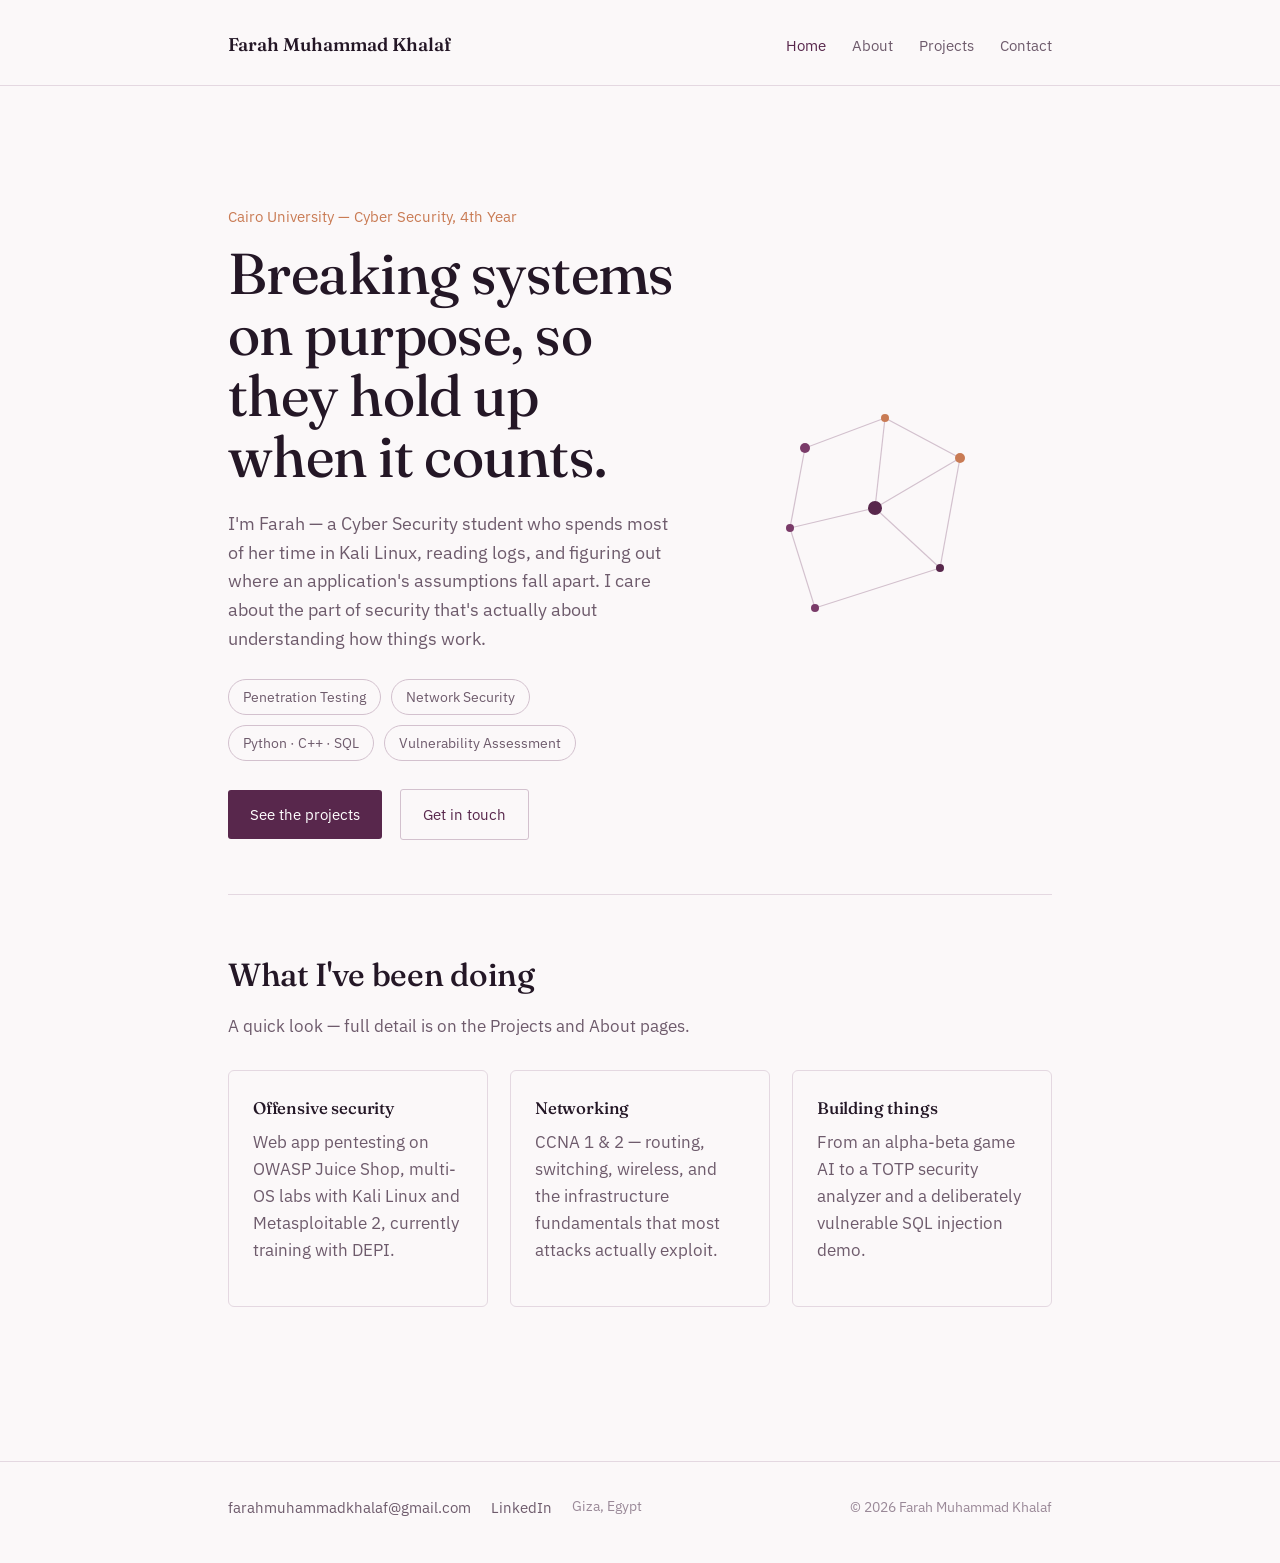
<file: index.html>
<!DOCTYPE html>
<html lang="en">
<head>
<meta charset="UTF-8">
<meta name="viewport" content="width=device-width, initial-scale=1.0">
<title>Farah Muhammad Khalaf — Cyber Security Student</title>
<link rel="preconnect" href="https://fonts.googleapis.com">
<link href="https://fonts.googleapis.com/css2?family=Fraunces:opsz,wght@9..144,380..600&family=IBM+Plex+Sans:wght@400;500;600&family=IBM+Plex+Mono:wght@400;500&display=swap" rel="stylesheet">
<link rel="stylesheet" href="style.css">
</head>
<body>

<header class="site-head">
  <div class="wrap">
    <a href="index.html" class="mark">Farah Muhammad Khalaf</a>
    <nav class="primary-nav">
      <a href="index.html" class="current">Home</a>
      <a href="about.html">About</a>
      <a href="projects.html">Projects</a>
      <a href="contact.html">Contact</a>
    </nav>
  </div>
</header>

<main>
  <div class="wrap">
    <section class="hero" style="border-top:none;">
      <div>
        <div class="eyebrow">Cairo University — Cyber Security, 4th Year</div>
        <h1>Breaking systems on purpose, so they hold up when it counts.</h1>
        <p class="lead">I'm Farah — a Cyber Security student who spends most of her time in Kali Linux, reading logs, and figuring out where an application's assumptions fall apart. I care about the part of security that's actually about understanding how things work.</p>
        <div class="chips">
          <span class="chip">Penetration Testing</span>
          <span class="chip">Network Security</span>
          <span class="chip">Python · C++ · SQL</span>
          <span class="chip">Vulnerability Assessment</span>
        </div>
        <div class="cta-row">
          <a href="projects.html" class="btn">See the projects</a>
          <a href="contact.html" class="btn ghost">Get in touch</a>
        </div>
      </div>
      <div class="figure">
        <svg viewBox="0 0 280 280" width="280" height="280" role="img" aria-label="Network graph illustration">
          <g stroke="#D3C1CE" stroke-width="1.2" fill="none">
            <line x1="60" y1="70" x2="140" y2="40"/>
            <line x1="60" y1="70" x2="45" y2="150"/>
            <line x1="140" y1="40" x2="215" y2="80"/>
            <line x1="140" y1="40" x2="130" y2="130"/>
            <line x1="45" y1="150" x2="130" y2="130"/>
            <line x1="45" y1="150" x2="70" y2="230"/>
            <line x1="130" y1="130" x2="215" y2="80"/>
            <line x1="130" y1="130" x2="195" y2="190"/>
            <line x1="215" y1="80" x2="195" y2="190"/>
            <line x1="70" y1="230" x2="195" y2="190"/>
          </g>
          <g fill="#7A3B69">
            <circle cx="60" cy="70" r="5"/>
            <circle cx="45" cy="150" r="4"/>
            <circle cx="70" cy="230" r="4"/>
          </g>
          <g fill="#C97B54">
            <circle cx="140" cy="40" r="4"/>
            <circle cx="215" cy="80" r="5"/>
          </g>
          <g fill="#58274C">
            <circle cx="130" cy="130" r="7"/>
            <circle cx="195" cy="190" r="4"/>
          </g>
        </svg>
      </div>
    </section>

    <section>
      <div class="section-head">
        <h2>What I've been doing</h2>
        <p class="soft">A quick look — full detail is on the Projects and About pages.</p>
      </div>
      <div class="grid-3">
        <div class="card">
          <h3 style="font-size:1.05rem;">Offensive security</h3>
          <p class="soft">Web app pentesting on OWASP Juice Shop, multi-OS labs with Kali Linux and Metasploitable 2, currently training with DEPI.</p>
        </div>
        <div class="card">
          <h3 style="font-size:1.05rem;">Networking</h3>
          <p class="soft">CCNA 1 & 2 — routing, switching, wireless, and the infrastructure fundamentals that most attacks actually exploit.</p>
        </div>
        <div class="card">
          <h3 style="font-size:1.05rem;">Building things</h3>
          <p class="soft">From an alpha-beta game AI to a TOTP security analyzer and a deliberately vulnerable SQL injection demo.</p>
        </div>
      </div>
    </section>
  </div>
</main>

<footer class="site-foot">
  <div class="wrap">
    <div class="foot-links">
      <a href="mailto:farahmuhammadkhalaf@gmail.com">farahmuhammadkhalaf@gmail.com</a>
      <a href="https://linkedin.com/in/farah-muhammad-a29334345">LinkedIn</a>
      <span class="foot-note">Giza, Egypt</span>
    </div>
    <div class="foot-note">© 2026 Farah Muhammad Khalaf</div>
  </div>
</footer>

</body>
</html>
</file>
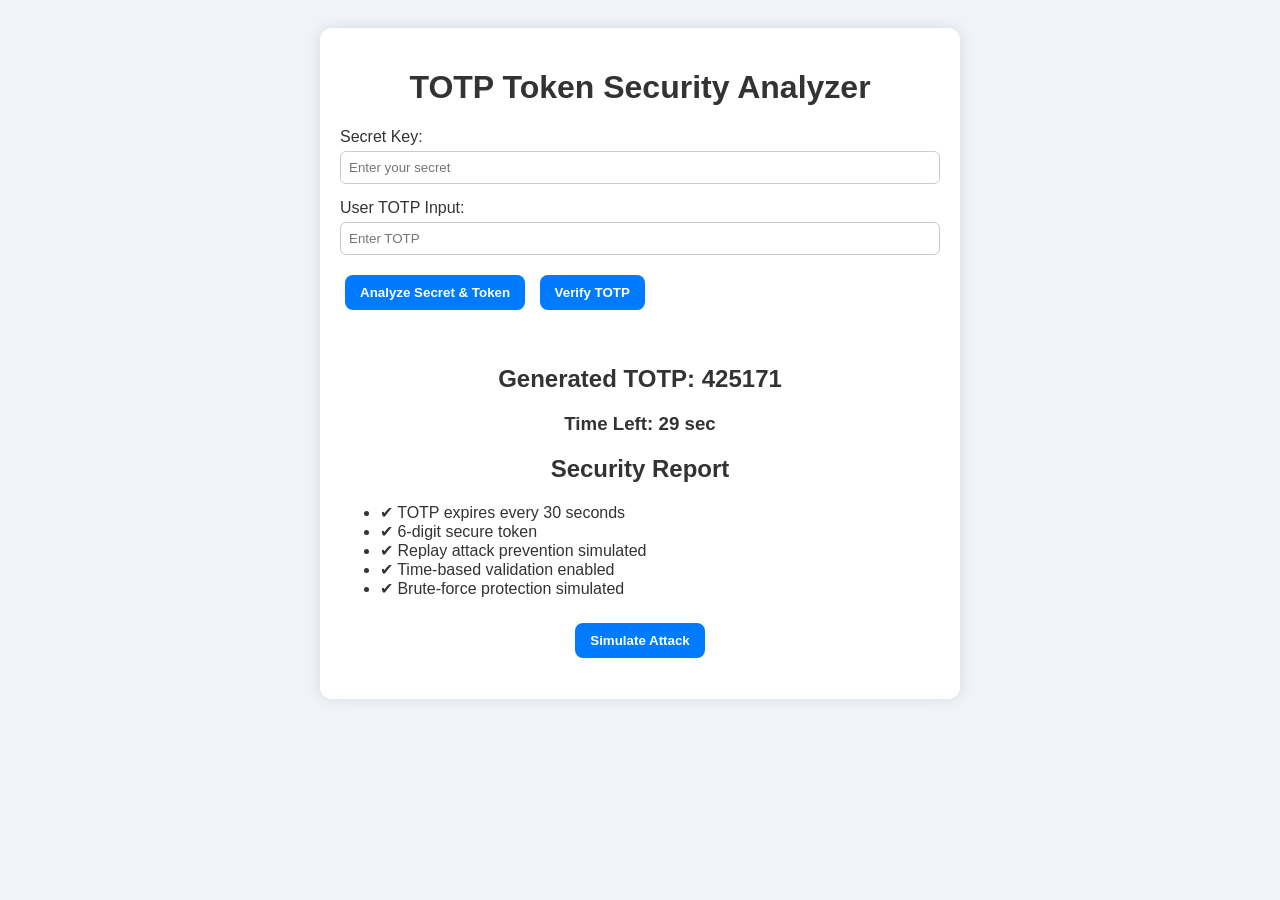
<file: demos/totp/index.html>
﻿<!DOCTYPE html>
<html lang="ar">
<head>
    <meta charset="UTF-8">
    <meta name="viewport" content="width=device-width, initial-scale=1.0">
    <title>TOTP Token Security Analyzer</title>
    <link rel="stylesheet" href="style.css">
</head>
<body>

    <div class="container">
        <h1>TOTP Token Security Analyzer</h1>

        <div class="section">
            <label>Secret Key:</label>
            <input type="text" id="secret" placeholder="Enter your secret">
        </div>

        <div class="section">
            <label>User TOTP Input:</label>
            <input type="text" id="userTotp" placeholder="Enter TOTP">
        </div>

        <div class="buttons">
            <button onclick="analyze()">Analyze Secret & Token</button>
            <button onclick="verifyTOTP()">Verify TOTP</button>
        </div>

        <div id="result"></div>

        <div class="totp-section">
            <h2>Generated TOTP: <span id="generatedTotp">000000</span></h2>
            <h3>Time Left: <span id="timer">30</span> sec</h3>
        </div>

        <div class="report">
            <h2>Security Report</h2>
            <ul id="report"></ul>
        </div>

        <div class="attack">
            <button onclick="simulateAttack()">Simulate Attack</button>
            <p id="attackResult"></p>
        </div>
    </div>

    <script src="script.js"></script>
</body>
</html>
</file>
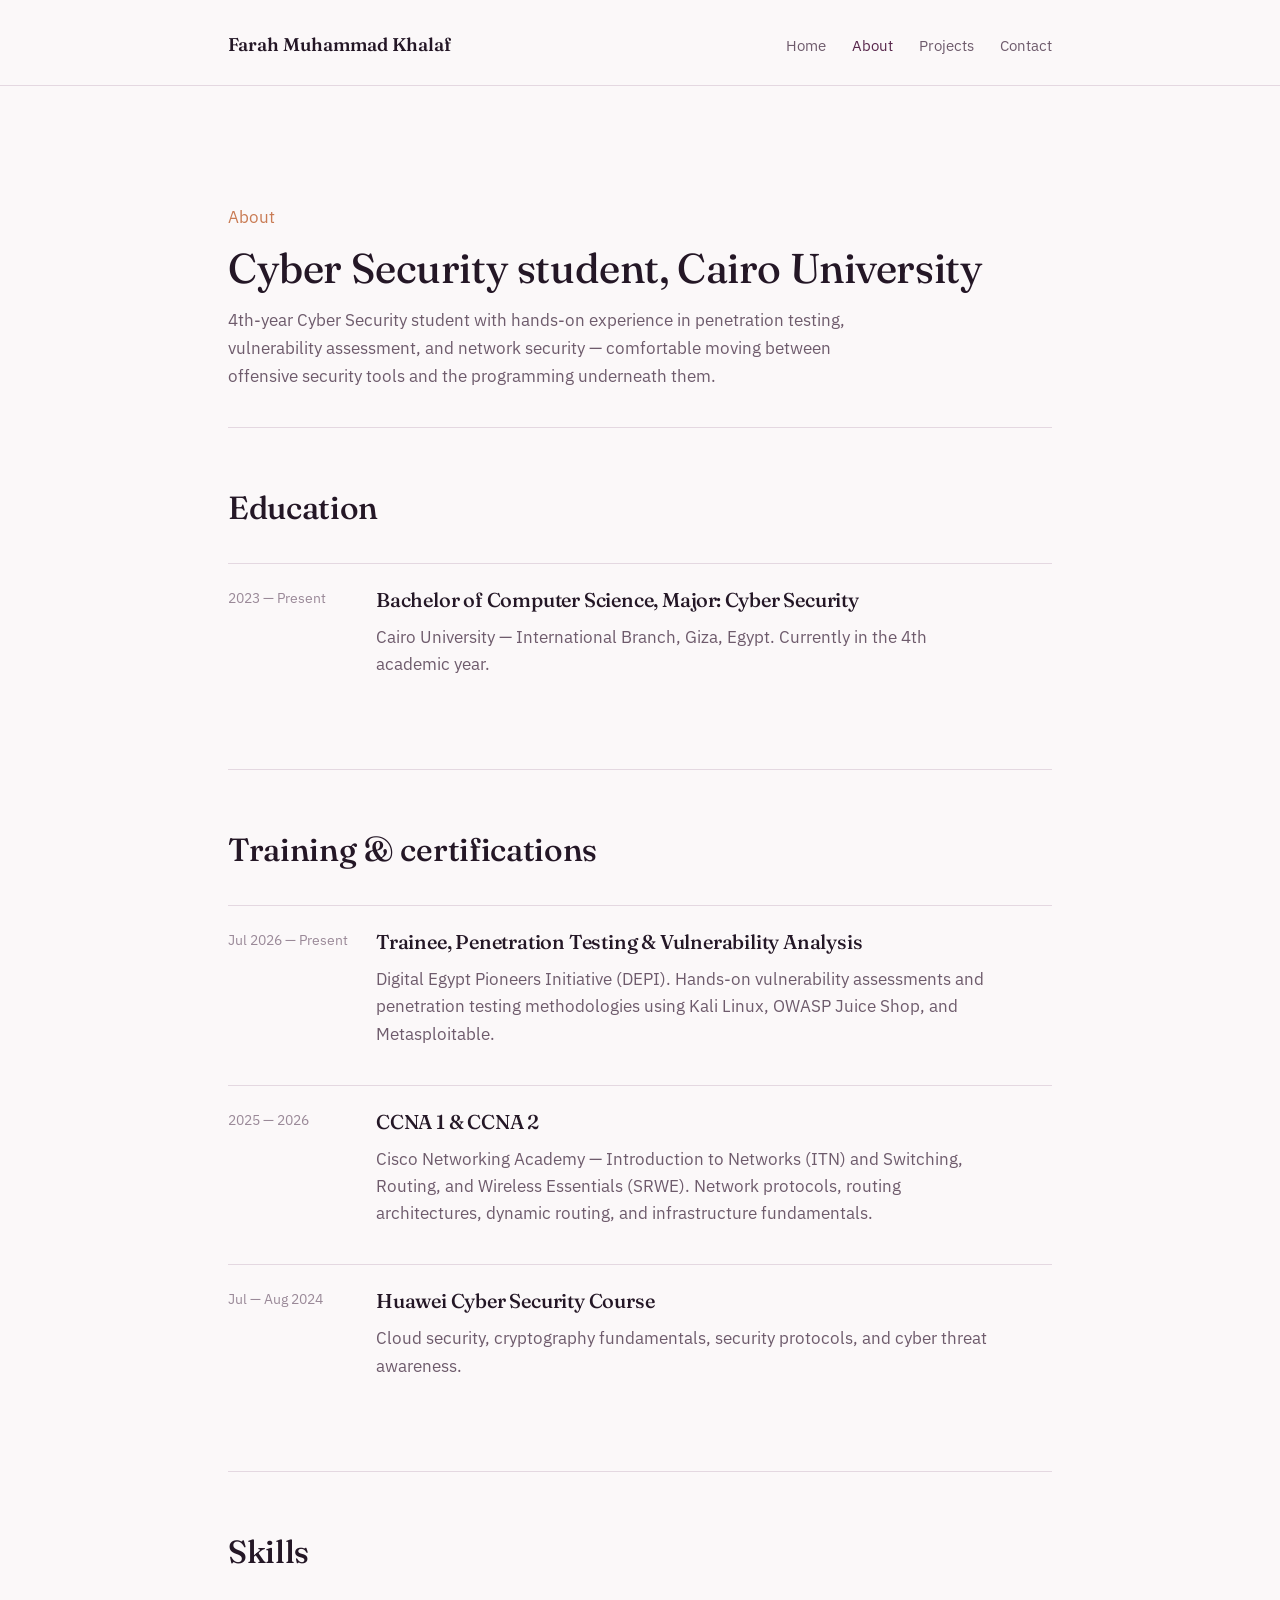
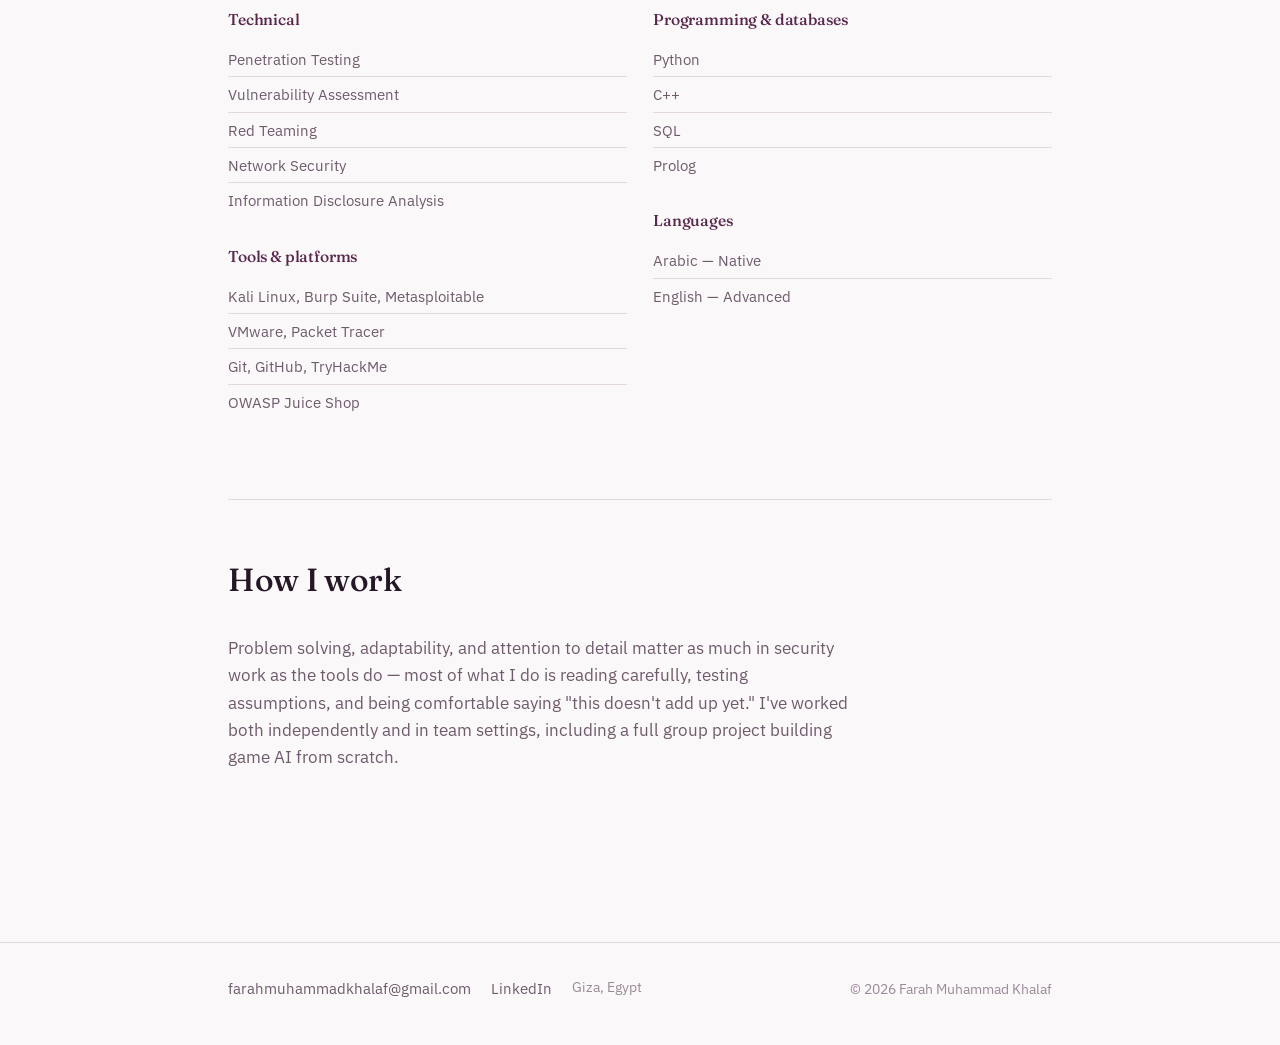
<file: about.html>
<!DOCTYPE html>
<html lang="en">
<head>
<meta charset="UTF-8">
<meta name="viewport" content="width=device-width, initial-scale=1.0">
<title>About — Farah Muhammad Khalaf</title>
<link rel="preconnect" href="https://fonts.googleapis.com">
<link href="https://fonts.googleapis.com/css2?family=Fraunces:opsz,wght@9..144,380..600&family=IBM+Plex+Sans:wght@400;500;600&family=IBM+Plex+Mono:wght@400;500&display=swap" rel="stylesheet">
<link rel="stylesheet" href="style.css">
</head>
<body>

<header class="site-head">
  <div class="wrap">
    <a href="index.html" class="mark">Farah Muhammad Khalaf</a>
    <nav class="primary-nav">
      <a href="index.html">Home</a>
      <a href="about.html" class="current">About</a>
      <a href="projects.html">Projects</a>
      <a href="contact.html">Contact</a>
    </nav>
  </div>
</header>

<main>
  <div class="wrap">
    <section style="border-top:none; padding-bottom: 20px;">
      <div class="eyebrow" style="color:var(--accent-warm); margin-bottom:14px;">About</div>
      <h1 style="font-size: clamp(2rem, 4vw, 2.6rem);">Cyber Security student, Cairo University</h1>
      <p class="lead soft" style="font-size:1.08rem;">4th-year Cyber Security student with hands-on experience in penetration testing, vulnerability assessment, and network security — comfortable moving between offensive security tools and the programming underneath them.</p>
    </section>

    <section>
      <div class="section-head"><h2>Education</h2></div>
      <div class="timeline-item">
        <div class="when">2023 — Present</div>
        <div>
          <h3>Bachelor of Computer Science, Major: Cyber Security</h3>
          <p class="soft">Cairo University — International Branch, Giza, Egypt. Currently in the 4th academic year.</p>
        </div>
      </div>
    </section>

    <section>
      <div class="section-head"><h2>Training & certifications</h2></div>
      <div class="timeline-item">
        <div class="when">Jul 2026 — Present</div>
        <div>
          <h3>Trainee, Penetration Testing & Vulnerability Analysis</h3>
          <p class="soft">Digital Egypt Pioneers Initiative (DEPI). Hands-on vulnerability assessments and penetration testing methodologies using Kali Linux, OWASP Juice Shop, and Metasploitable.</p>
        </div>
      </div>
      <div class="timeline-item">
        <div class="when">2025 — 2026</div>
        <div>
          <h3>CCNA 1 & CCNA 2</h3>
          <p class="soft">Cisco Networking Academy — Introduction to Networks (ITN) and Switching, Routing, and Wireless Essentials (SRWE). Network protocols, routing architectures, dynamic routing, and infrastructure fundamentals.</p>
        </div>
      </div>
      <div class="timeline-item">
        <div class="when">Jul — Aug 2024</div>
        <div>
          <h3>Huawei Cyber Security Course</h3>
          <p class="soft">Cloud security, cryptography fundamentals, security protocols, and cyber threat awareness.</p>
        </div>
      </div>
    </section>

    <section>
      <div class="section-head"><h2>Skills</h2></div>
      <div class="grid-2">
        <div class="skill-group">
          <h4>Technical</h4>
          <ul>
            <li>Penetration Testing</li>
            <li>Vulnerability Assessment</li>
            <li>Red Teaming</li>
            <li>Network Security</li>
            <li>Information Disclosure Analysis</li>
          </ul>
          <h4>Tools & platforms</h4>
          <ul>
            <li>Kali Linux, Burp Suite, Metasploitable</li>
            <li>VMware, Packet Tracer</li>
            <li>Git, GitHub, TryHackMe</li>
            <li>OWASP Juice Shop</li>
          </ul>
        </div>
        <div class="skill-group">
          <h4>Programming & databases</h4>
          <ul>
            <li>Python</li>
            <li>C++</li>
            <li>SQL</li>
            <li>Prolog</li>
          </ul>
          <h4>Languages</h4>
          <ul>
            <li>Arabic — Native</li>
            <li>English — Advanced</li>
          </ul>
        </div>
      </div>
    </section>

    <section>
      <div class="section-head"><h2>How I work</h2></div>
      <p class="soft">Problem solving, adaptability, and attention to detail matter as much in security work as the tools do — most of what I do is reading carefully, testing assumptions, and being comfortable saying "this doesn't add up yet." I've worked both independently and in team settings, including a full group project building game AI from scratch.</p>
    </section>
  </div>
</main>

<footer class="site-foot">
  <div class="wrap">
    <div class="foot-links">
      <a href="mailto:farahmuhammadkhalaf@gmail.com">farahmuhammadkhalaf@gmail.com</a>
      <a href="https://linkedin.com/in/farah-muhammad-a29334345">LinkedIn</a>
      <span class="foot-note">Giza, Egypt</span>
    </div>
    <div class="foot-note">© 2026 Farah Muhammad Khalaf</div>
  </div>
</footer>

</body>
</html>
</file>
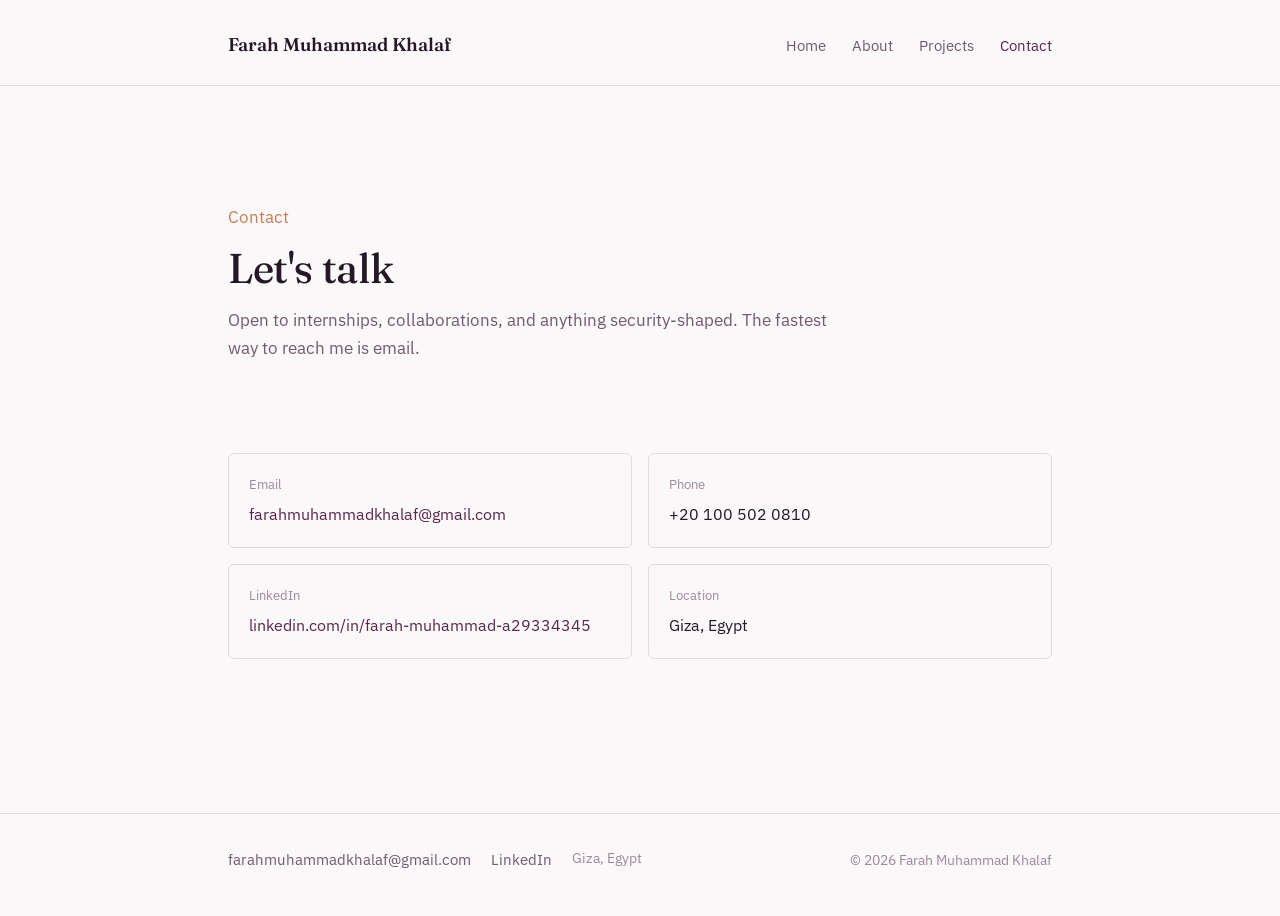
<file: contact.html>
<!DOCTYPE html>
<html lang="en">
<head>
<meta charset="UTF-8">
<meta name="viewport" content="width=device-width, initial-scale=1.0">
<title>Contact — Farah Muhammad Khalaf</title>
<link rel="preconnect" href="https://fonts.googleapis.com">
<link href="https://fonts.googleapis.com/css2?family=Fraunces:opsz,wght@9..144,380..600&family=IBM+Plex+Sans:wght@400;500;600&family=IBM+Plex+Mono:wght@400;500&display=swap" rel="stylesheet">
<link rel="stylesheet" href="style.css">
</head>
<body>

<header class="site-head">
  <div class="wrap">
    <a href="index.html" class="mark">Farah Muhammad Khalaf</a>
    <nav class="primary-nav">
      <a href="index.html">Home</a>
      <a href="about.html">About</a>
      <a href="projects.html">Projects</a>
      <a href="contact.html" class="current">Contact</a>
    </nav>
  </div>
</header>

<main>
  <div class="wrap">
    <section style="border-top:none; padding-bottom: 10px;">
      <div class="eyebrow" style="color:var(--accent-warm); margin-bottom:14px;">Contact</div>
      <h1 style="font-size: clamp(2rem, 4vw, 2.6rem);">Let's talk</h1>
      <p class="lead soft" style="font-size:1.08rem;">Open to internships, collaborations, and anything security-shaped. The fastest way to reach me is email.</p>
    </section>

    <section style="border-top:none;">
      <div class="contact-grid">
        <div class="contact-item">
          <div class="label">Email</div>
          <div class="value"><a href="mailto:farahmuhammadkhalaf@gmail.com">farahmuhammadkhalaf@gmail.com</a></div>
        </div>
        <div class="contact-item">
          <div class="label">Phone</div>
          <div class="value">+20 100 502 0810</div>
        </div>
        <div class="contact-item">
          <div class="label">LinkedIn</div>
          <div class="value"><a href="https://linkedin.com/in/farah-muhammad-a29334345">linkedin.com/in/farah-muhammad-a29334345</a></div>
        </div>
        <div class="contact-item">
          <div class="label">Location</div>
          <div class="value">Giza, Egypt</div>
        </div>
      </div>
    </section>
  </div>
</main>

<footer class="site-foot">
  <div class="wrap">
    <div class="foot-links">
      <a href="mailto:farahmuhammadkhalaf@gmail.com">farahmuhammadkhalaf@gmail.com</a>
      <a href="https://linkedin.com/in/farah-muhammad-a29334345">LinkedIn</a>
      <span class="foot-note">Giza, Egypt</span>
    </div>
    <div class="foot-note">© 2026 Farah Muhammad Khalaf</div>
  </div>
</footer>

</body>
</html>
</file>
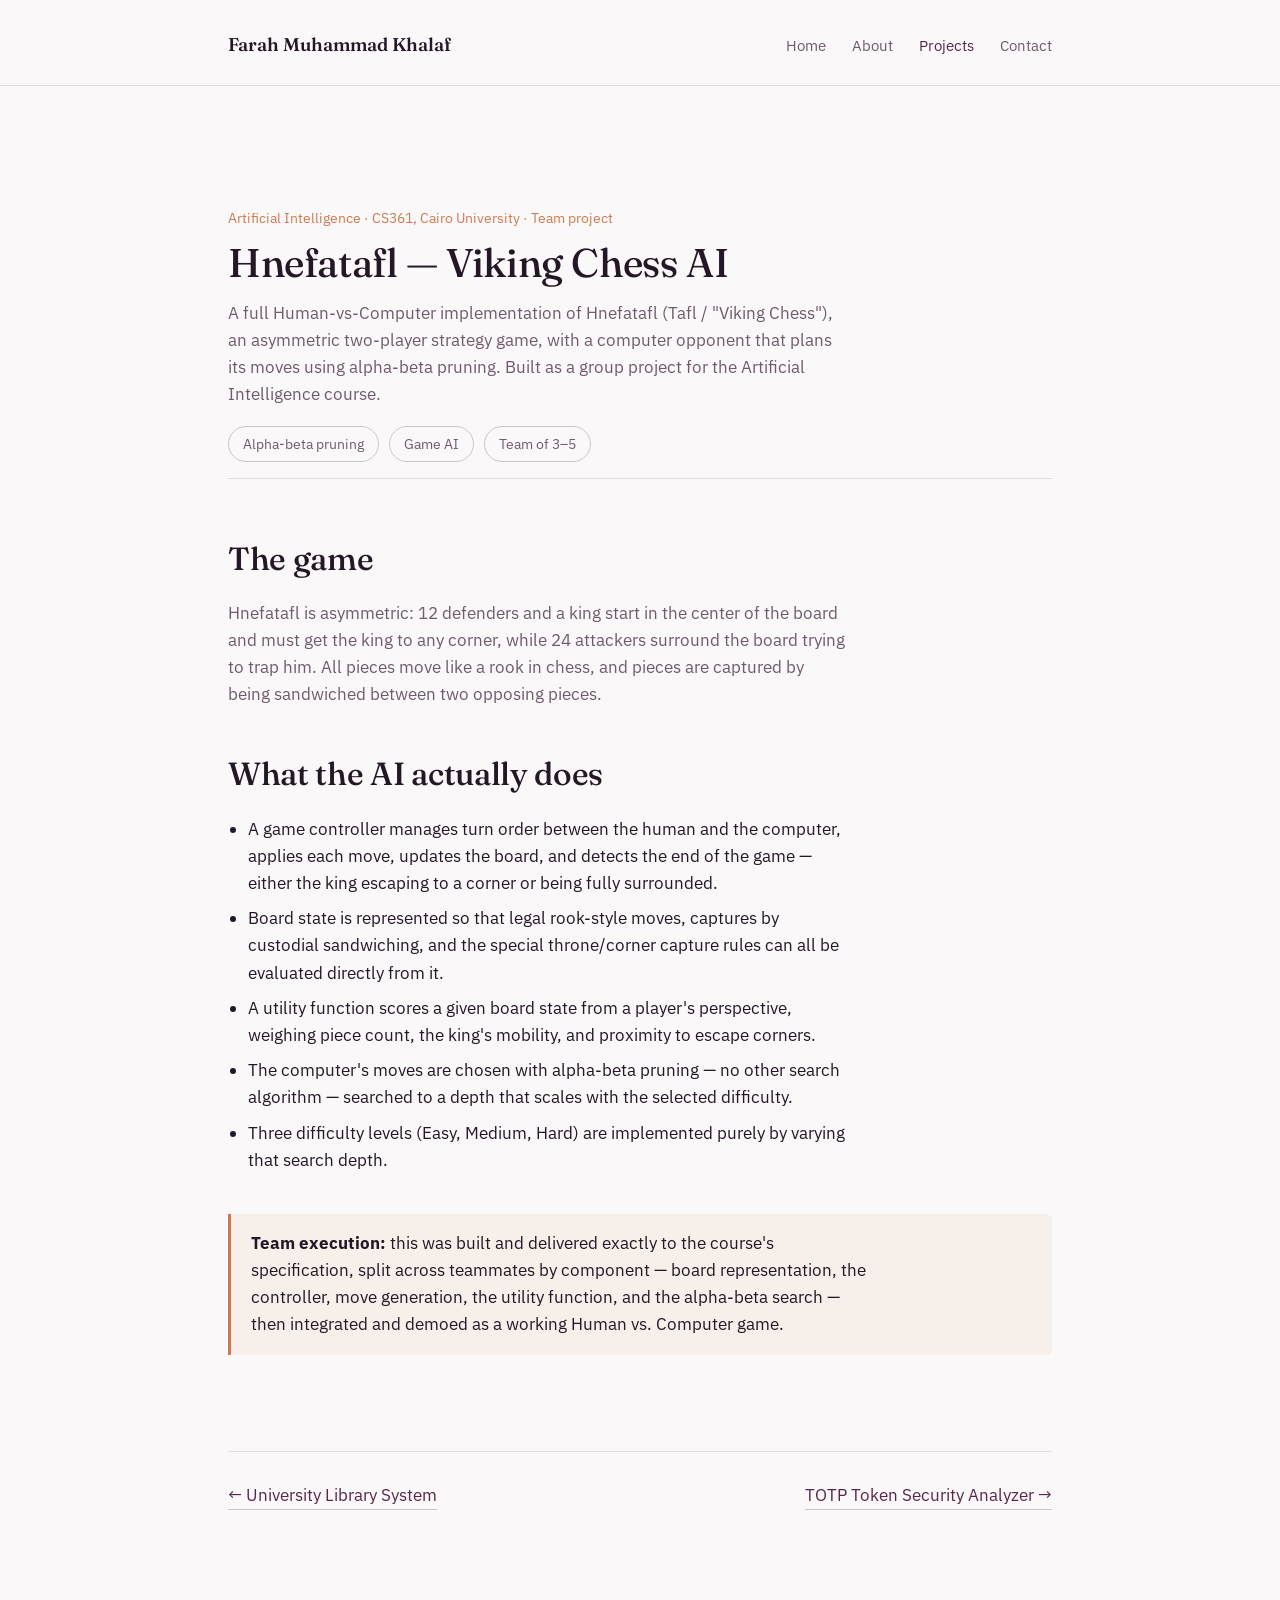
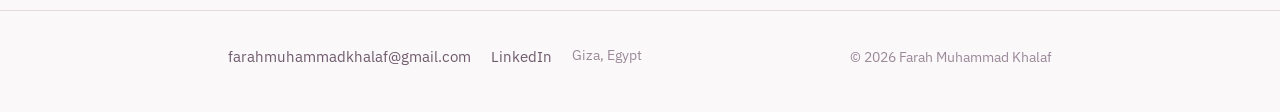
<file: project-ai.html>
<!DOCTYPE html>
<html lang="en">
<head>
<meta charset="UTF-8">
<meta name="viewport" content="width=device-width, initial-scale=1.0">
<title>Hnefatafl — Viking Chess AI — Farah Muhammad Khalaf</title>
<link rel="preconnect" href="https://fonts.googleapis.com">
<link href="https://fonts.googleapis.com/css2?family=Fraunces:opsz,wght@9..144,380..600&family=IBM+Plex+Sans:wght@400;500;600&family=IBM+Plex+Mono:wght@400;500&display=swap" rel="stylesheet">
<link rel="stylesheet" href="style.css">
</head>
<body>

<header class="site-head">
  <div class="wrap">
    <a href="index.html" class="mark">Farah Muhammad Khalaf</a>
    <nav class="primary-nav">
      <a href="index.html">Home</a>
      <a href="about.html">About</a>
      <a href="projects.html" class="current">Projects</a>
      <a href="contact.html">Contact</a>
    </nav>
  </div>
</header>

<main>
  <div class="wrap">
    <section class="project-head" style="border-top:none; padding-bottom: 10px;">
      <span class="tag" style="color:var(--accent-warm); font-size:0.85rem;">Artificial Intelligence · CS361, Cairo University · Team project</span>
      <h1 style="font-size: clamp(1.9rem, 4vw, 2.5rem); margin-top:10px;">Hnefatafl — Viking Chess AI</h1>
      <p class="lead soft" style="font-size:1.05rem;">A full Human-vs-Computer implementation of Hnefatafl (Tafl / "Viking Chess"), an asymmetric two-player strategy game, with a computer opponent that plans its moves using alpha-beta pruning. Built as a group project for the Artificial Intelligence course.</p>
      <div class="meta-row">
        <span class="chip">Alpha-beta pruning</span>
        <span class="chip">Game AI</span>
        <span class="chip">Team of 3–5</span>
      </div>
    </section>

    <section>
      <div class="detail-block" style="margin-top:0;">
        <h2>The game</h2>
        <p class="soft">Hnefatafl is asymmetric: 12 defenders and a king start in the center of the board and must get the king to any corner, while 24 attackers surround the board trying to trap him. All pieces move like a rook in chess, and pieces are captured by being sandwiched between two opposing pieces.</p>
      </div>

      <div class="detail-block">
        <h2>What the AI actually does</h2>
        <ul class="bullets">
          <li>A game controller manages turn order between the human and the computer, applies each move, updates the board, and detects the end of the game — either the king escaping to a corner or being fully surrounded.</li>
          <li>Board state is represented so that legal rook-style moves, captures by custodial sandwiching, and the special throne/corner capture rules can all be evaluated directly from it.</li>
          <li>A utility function scores a given board state from a player's perspective, weighing piece count, the king's mobility, and proximity to escape corners.</li>
          <li>The computer's moves are chosen with alpha-beta pruning — no other search algorithm — searched to a depth that scales with the selected difficulty.</li>
          <li>Three difficulty levels (Easy, Medium, Hard) are implemented purely by varying that search depth.</li>
        </ul>
      </div>

      <div class="callout">
        <p><strong>Team execution:</strong> this was built and delivered exactly to the course's specification, split across teammates by component — board representation, the controller, move generation, the utility function, and the alpha-beta search — then integrated and demoed as a working Human vs. Computer game.</p>
      </div>
    </section>

    <div class="nav-between">
      <a href="project-library.html">← University Library System</a>
      <a href="project-totp.html">TOTP Token Security Analyzer →</a>
    </div>
  </div>
</main>

<footer class="site-foot">
  <div class="wrap">
    <div class="foot-links">
      <a href="mailto:farahmuhammadkhalaf@gmail.com">farahmuhammadkhalaf@gmail.com</a>
      <a href="https://linkedin.com/in/farah-muhammad-a29334345">LinkedIn</a>
      <span class="foot-note">Giza, Egypt</span>
    </div>
    <div class="foot-note">© 2026 Farah Muhammad Khalaf</div>
  </div>
</footer>

</body>
</html>
</file>
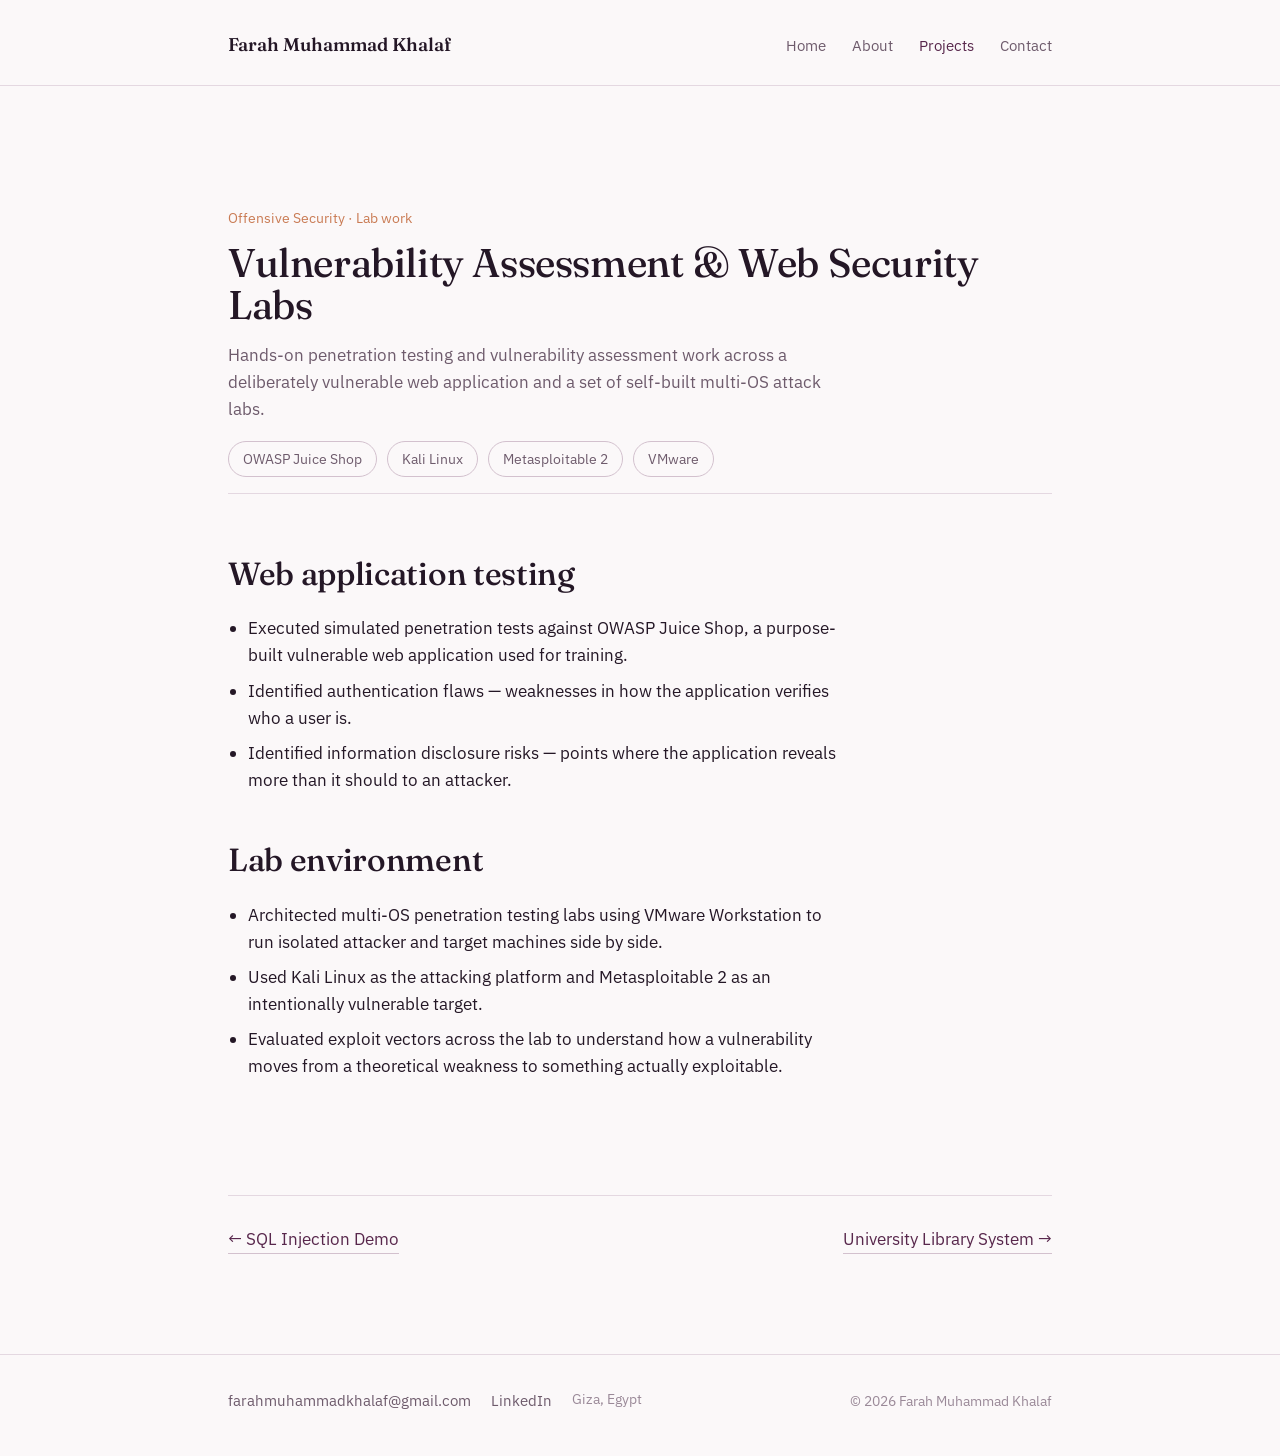
<file: project-juiceshop.html>
<!DOCTYPE html>
<html lang="en">
<head>
<meta charset="UTF-8">
<meta name="viewport" content="width=device-width, initial-scale=1.0">
<title>Vulnerability Assessment & Web Security Labs — Farah Muhammad Khalaf</title>
<link rel="preconnect" href="https://fonts.googleapis.com">
<link href="https://fonts.googleapis.com/css2?family=Fraunces:opsz,wght@9..144,380..600&family=IBM+Plex+Sans:wght@400;500;600&family=IBM+Plex+Mono:wght@400;500&display=swap" rel="stylesheet">
<link rel="stylesheet" href="style.css">
</head>
<body>

<header class="site-head">
  <div class="wrap">
    <a href="index.html" class="mark">Farah Muhammad Khalaf</a>
    <nav class="primary-nav">
      <a href="index.html">Home</a>
      <a href="about.html">About</a>
      <a href="projects.html" class="current">Projects</a>
      <a href="contact.html">Contact</a>
    </nav>
  </div>
</header>

<main>
  <div class="wrap">
    <section class="project-head" style="border-top:none; padding-bottom: 10px;">
      <span class="tag" style="color:var(--accent-warm); font-size:0.85rem;">Offensive Security · Lab work</span>
      <h1 style="font-size: clamp(1.9rem, 4vw, 2.5rem); margin-top:10px;">Vulnerability Assessment & Web Security Labs</h1>
      <p class="lead soft" style="font-size:1.05rem;">Hands-on penetration testing and vulnerability assessment work across a deliberately vulnerable web application and a set of self-built multi-OS attack labs.</p>
      <div class="meta-row">
        <span class="chip">OWASP Juice Shop</span>
        <span class="chip">Kali Linux</span>
        <span class="chip">Metasploitable 2</span>
        <span class="chip">VMware</span>
      </div>
    </section>

    <section>
      <div class="detail-block" style="margin-top:0;">
        <h2>Web application testing</h2>
        <ul class="bullets">
          <li>Executed simulated penetration tests against OWASP Juice Shop, a purpose-built vulnerable web application used for training.</li>
          <li>Identified authentication flaws — weaknesses in how the application verifies who a user is.</li>
          <li>Identified information disclosure risks — points where the application reveals more than it should to an attacker.</li>
        </ul>
      </div>

      <div class="detail-block">
        <h2>Lab environment</h2>
        <ul class="bullets">
          <li>Architected multi-OS penetration testing labs using VMware Workstation to run isolated attacker and target machines side by side.</li>
          <li>Used Kali Linux as the attacking platform and Metasploitable 2 as an intentionally vulnerable target.</li>
          <li>Evaluated exploit vectors across the lab to understand how a vulnerability moves from a theoretical weakness to something actually exploitable.</li>
        </ul>
      </div>
    </section>

    <div class="nav-between">
      <a href="project-sqli.html">← SQL Injection Demo</a>
      <a href="project-library.html">University Library System →</a>
    </div>
  </div>
</main>

<footer class="site-foot">
  <div class="wrap">
    <div class="foot-links">
      <a href="mailto:farahmuhammadkhalaf@gmail.com">farahmuhammadkhalaf@gmail.com</a>
      <a href="https://linkedin.com/in/farah-muhammad-a29334345">LinkedIn</a>
      <span class="foot-note">Giza, Egypt</span>
    </div>
    <div class="foot-note">© 2026 Farah Muhammad Khalaf</div>
  </div>
</footer>

</body>
</html>
</file>
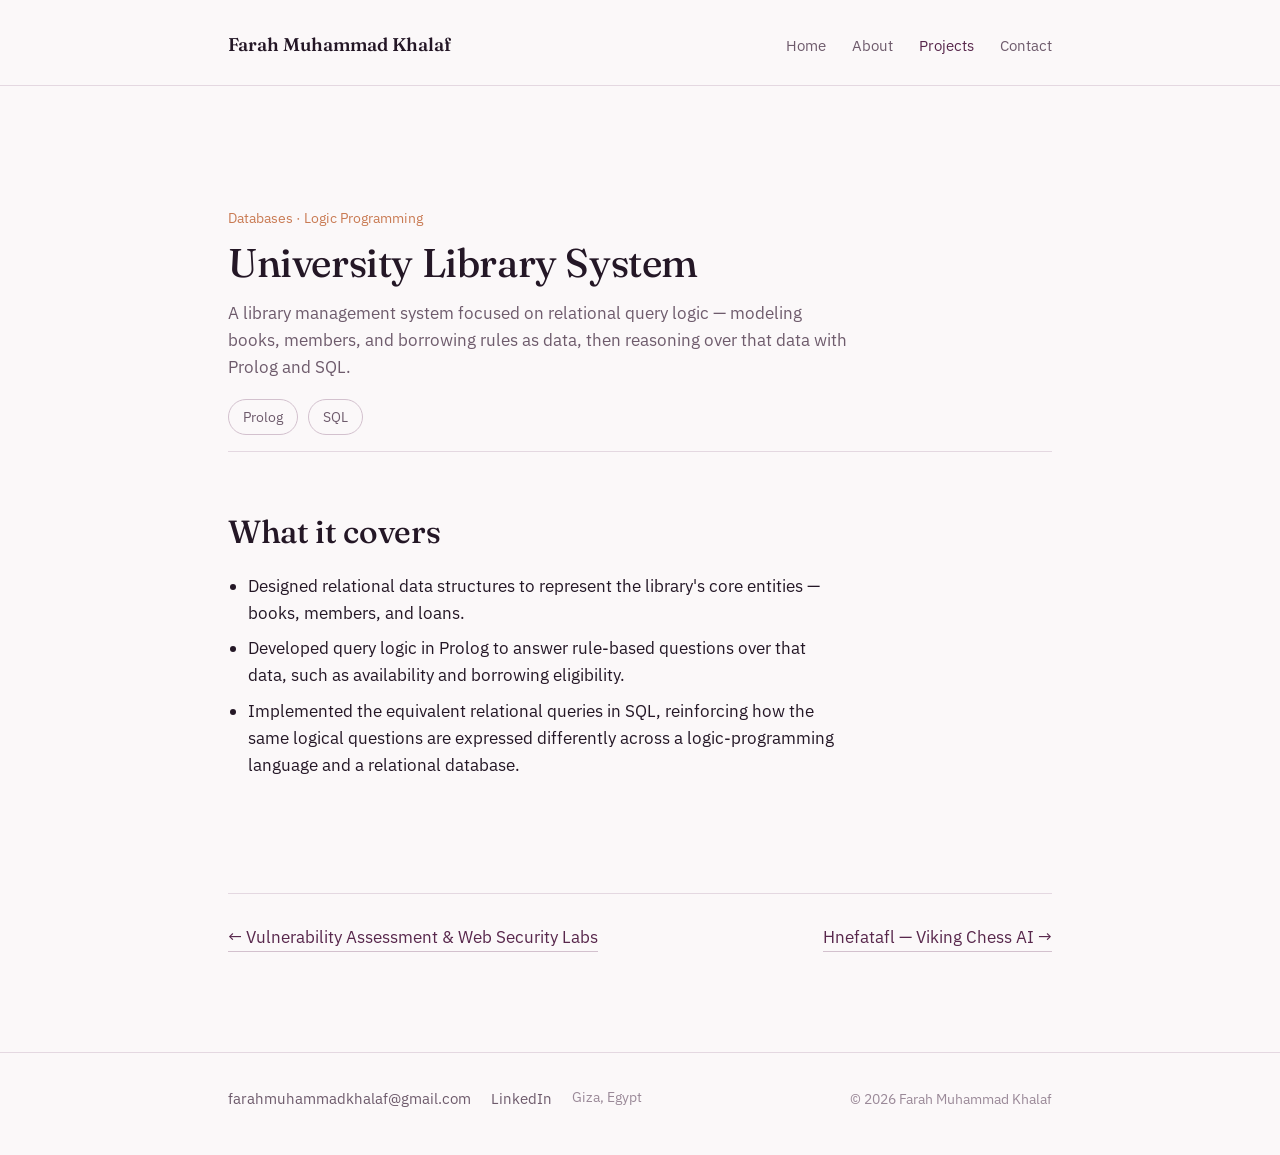
<file: project-library.html>
<!DOCTYPE html>
<html lang="en">
<head>
<meta charset="UTF-8">
<meta name="viewport" content="width=device-width, initial-scale=1.0">
<title>University Library System — Farah Muhammad Khalaf</title>
<link rel="preconnect" href="https://fonts.googleapis.com">
<link href="https://fonts.googleapis.com/css2?family=Fraunces:opsz,wght@9..144,380..600&family=IBM+Plex+Sans:wght@400;500;600&family=IBM+Plex+Mono:wght@400;500&display=swap" rel="stylesheet">
<link rel="stylesheet" href="style.css">
</head>
<body>

<header class="site-head">
  <div class="wrap">
    <a href="index.html" class="mark">Farah Muhammad Khalaf</a>
    <nav class="primary-nav">
      <a href="index.html">Home</a>
      <a href="about.html">About</a>
      <a href="projects.html" class="current">Projects</a>
      <a href="contact.html">Contact</a>
    </nav>
  </div>
</header>

<main>
  <div class="wrap">
    <section class="project-head" style="border-top:none; padding-bottom: 10px;">
      <span class="tag" style="color:var(--accent-warm); font-size:0.85rem;">Databases · Logic Programming</span>
      <h1 style="font-size: clamp(1.9rem, 4vw, 2.5rem); margin-top:10px;">University Library System</h1>
      <p class="lead soft" style="font-size:1.05rem;">A library management system focused on relational query logic — modeling books, members, and borrowing rules as data, then reasoning over that data with Prolog and SQL.</p>
      <div class="meta-row">
        <span class="chip">Prolog</span>
        <span class="chip">SQL</span>
      </div>
    </section>

    <section>
      <div class="detail-block" style="margin-top:0;">
        <h2>What it covers</h2>
        <ul class="bullets">
          <li>Designed relational data structures to represent the library's core entities — books, members, and loans.</li>
          <li>Developed query logic in Prolog to answer rule-based questions over that data, such as availability and borrowing eligibility.</li>
          <li>Implemented the equivalent relational queries in SQL, reinforcing how the same logical questions are expressed differently across a logic-programming language and a relational database.</li>
        </ul>
      </div>
    </section>

    <div class="nav-between">
      <a href="project-juiceshop.html">← Vulnerability Assessment & Web Security Labs</a>
      <a href="project-ai.html">Hnefatafl — Viking Chess AI →</a>
    </div>
  </div>
</main>

<footer class="site-foot">
  <div class="wrap">
    <div class="foot-links">
      <a href="mailto:farahmuhammadkhalaf@gmail.com">farahmuhammadkhalaf@gmail.com</a>
      <a href="https://linkedin.com/in/farah-muhammad-a29334345">LinkedIn</a>
      <span class="foot-note">Giza, Egypt</span>
    </div>
    <div class="foot-note">© 2026 Farah Muhammad Khalaf</div>
  </div>
</footer>

</body>
</html>
</file>
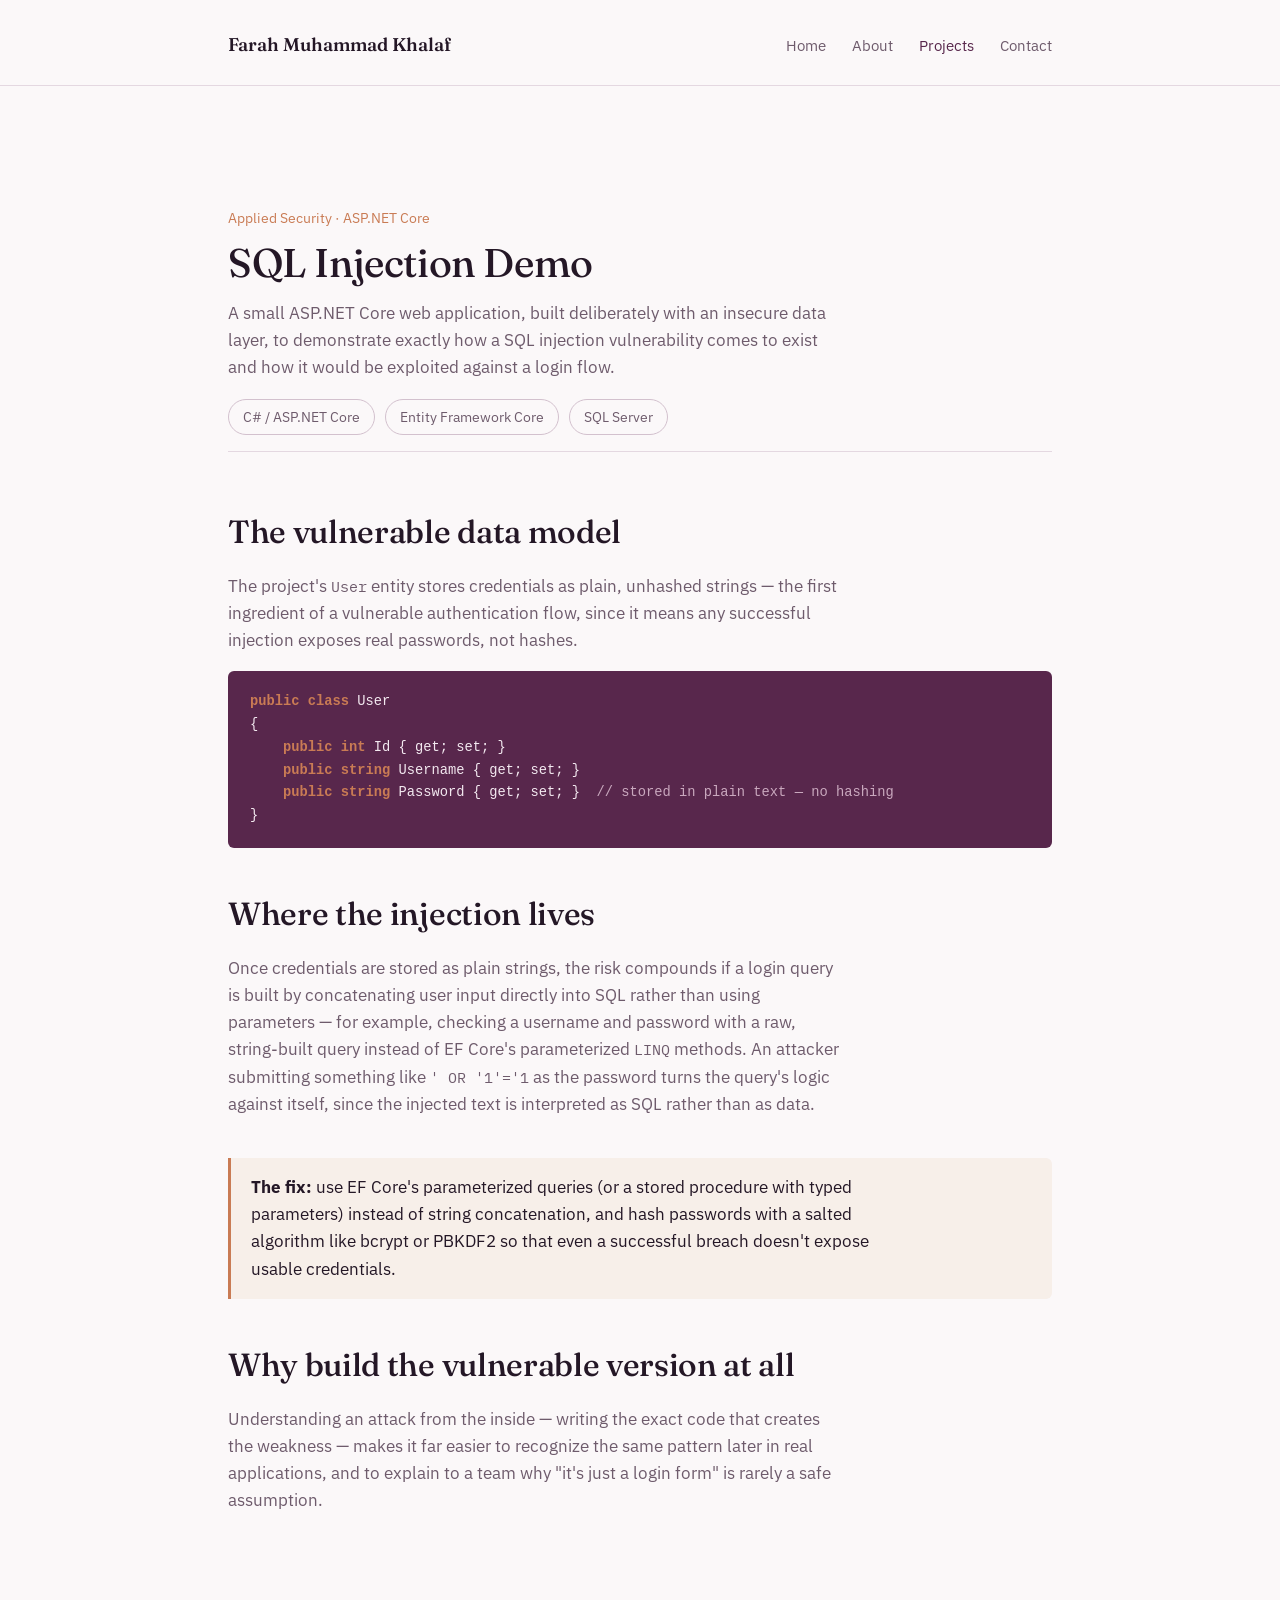
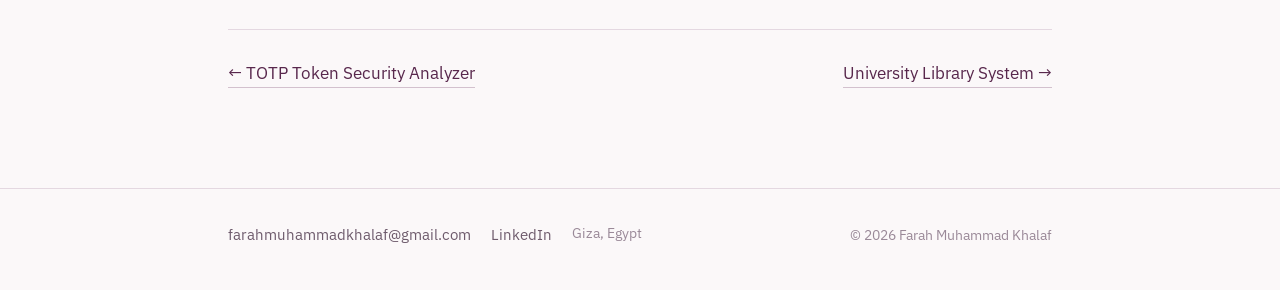
<file: project-sqli.html>
<!DOCTYPE html>
<html lang="en">
<head>
<meta charset="UTF-8">
<meta name="viewport" content="width=device-width, initial-scale=1.0">
<title>SQL Injection Demo — Farah Muhammad Khalaf</title>
<link rel="preconnect" href="https://fonts.googleapis.com">
<link href="https://fonts.googleapis.com/css2?family=Fraunces:opsz,wght@9..144,380..600&family=IBM+Plex+Sans:wght@400;500;600&family=IBM+Plex+Mono:wght@400;500&display=swap" rel="stylesheet">
<link rel="stylesheet" href="style.css">
</head>
<body>

<header class="site-head">
  <div class="wrap">
    <a href="index.html" class="mark">Farah Muhammad Khalaf</a>
    <nav class="primary-nav">
      <a href="index.html">Home</a>
      <a href="about.html">About</a>
      <a href="projects.html" class="current">Projects</a>
      <a href="contact.html">Contact</a>
    </nav>
  </div>
</header>

<main>
  <div class="wrap">
    <section class="project-head" style="border-top:none; padding-bottom: 10px;">
      <span class="tag" style="color:var(--accent-warm); font-size:0.85rem;">Applied Security · ASP.NET Core</span>
      <h1 style="font-size: clamp(1.9rem, 4vw, 2.5rem); margin-top:10px;">SQL Injection Demo</h1>
      <p class="lead soft" style="font-size:1.05rem;">A small ASP.NET Core web application, built deliberately with an insecure data layer, to demonstrate exactly how a SQL injection vulnerability comes to exist and how it would be exploited against a login flow.</p>
      <div class="meta-row">
        <span class="chip">C# / ASP.NET Core</span>
        <span class="chip">Entity Framework Core</span>
        <span class="chip">SQL Server</span>
      </div>
    </section>

    <section>
      <div class="detail-block" style="margin-top:0;">
        <h2>The vulnerable data model</h2>
        <p class="soft">The project's <code>User</code> entity stores credentials as plain, unhashed strings — the first ingredient of a vulnerable authentication flow, since it means any successful injection exposes real passwords, not hashes.</p>
        <div class="codebox"><pre style="margin:0; white-space:pre-wrap;"><span class="hl">public class</span> User
{
    <span class="hl">public int</span> Id { get; set; }
    <span class="hl">public string</span> Username { get; set; }
    <span class="hl">public string</span> Password { get; set; }  <span style="color:#C9A8BE;">// stored in plain text — no hashing</span>
}</pre></div>
      </div>

      <div class="detail-block">
        <h2>Where the injection lives</h2>
        <p class="soft">Once credentials are stored as plain strings, the risk compounds if a login query is built by concatenating user input directly into SQL rather than using parameters — for example, checking a username and password with a raw, string-built query instead of EF Core's parameterized <code>LINQ</code> methods. An attacker submitting something like <code>' OR '1'='1</code> as the password turns the query's logic against itself, since the injected text is interpreted as SQL rather than as data.</p>
      </div>

      <div class="callout">
        <p><strong>The fix:</strong> use EF Core's parameterized queries (or a stored procedure with typed parameters) instead of string concatenation, and hash passwords with a salted algorithm like bcrypt or PBKDF2 so that even a successful breach doesn't expose usable credentials.</p>
      </div>

      <div class="detail-block">
        <h2>Why build the vulnerable version at all</h2>
        <p class="soft">Understanding an attack from the inside — writing the exact code that creates the weakness — makes it far easier to recognize the same pattern later in real applications, and to explain to a team why "it's just a login form" is rarely a safe assumption.</p>
      </div>
    </section>

    <div class="nav-between">
      <a href="project-totp.html">← TOTP Token Security Analyzer</a>
      <a href="project-library.html">University Library System →</a>
    </div>
  </div>
</main>

<footer class="site-foot">
  <div class="wrap">
    <div class="foot-links">
      <a href="mailto:farahmuhammadkhalaf@gmail.com">farahmuhammadkhalaf@gmail.com</a>
      <a href="https://linkedin.com/in/farah-muhammad-a29334345">LinkedIn</a>
      <span class="foot-note">Giza, Egypt</span>
    </div>
    <div class="foot-note">© 2026 Farah Muhammad Khalaf</div>
  </div>
</footer>

</body>
</html>
</file>
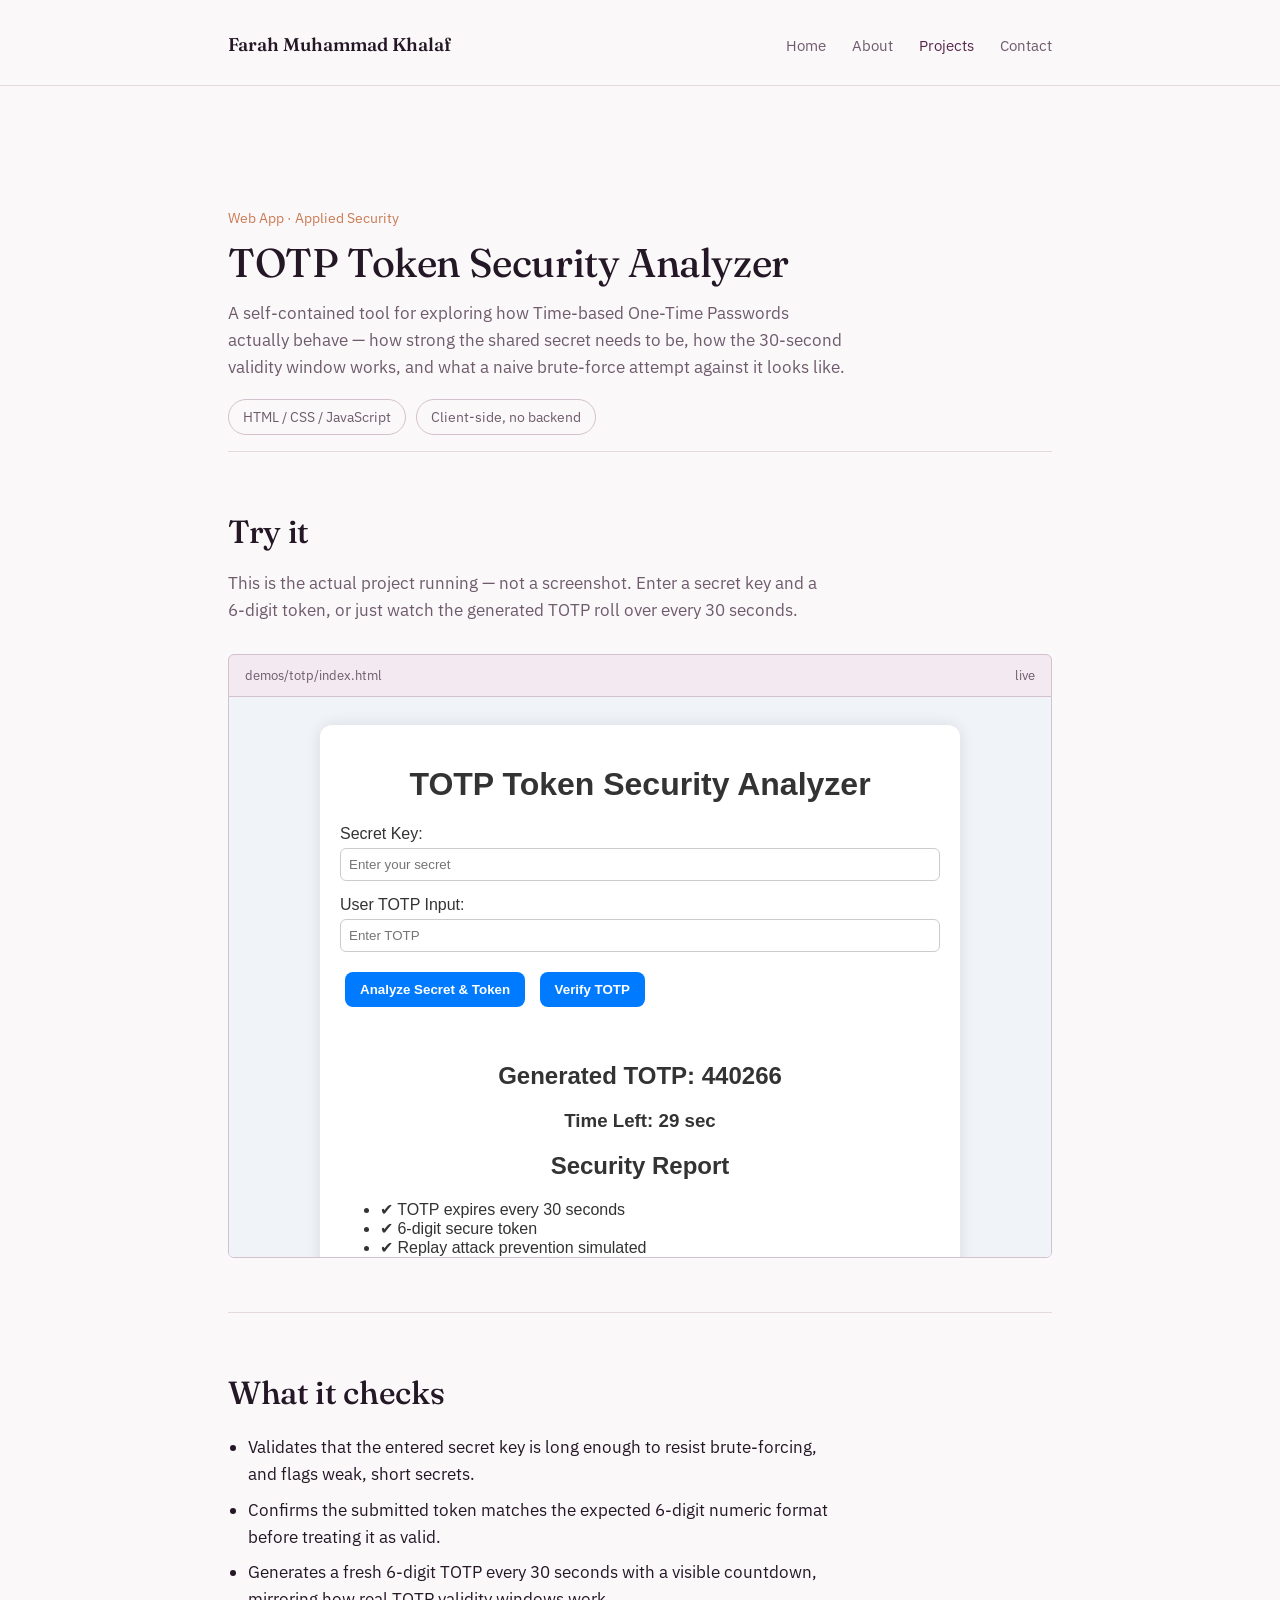
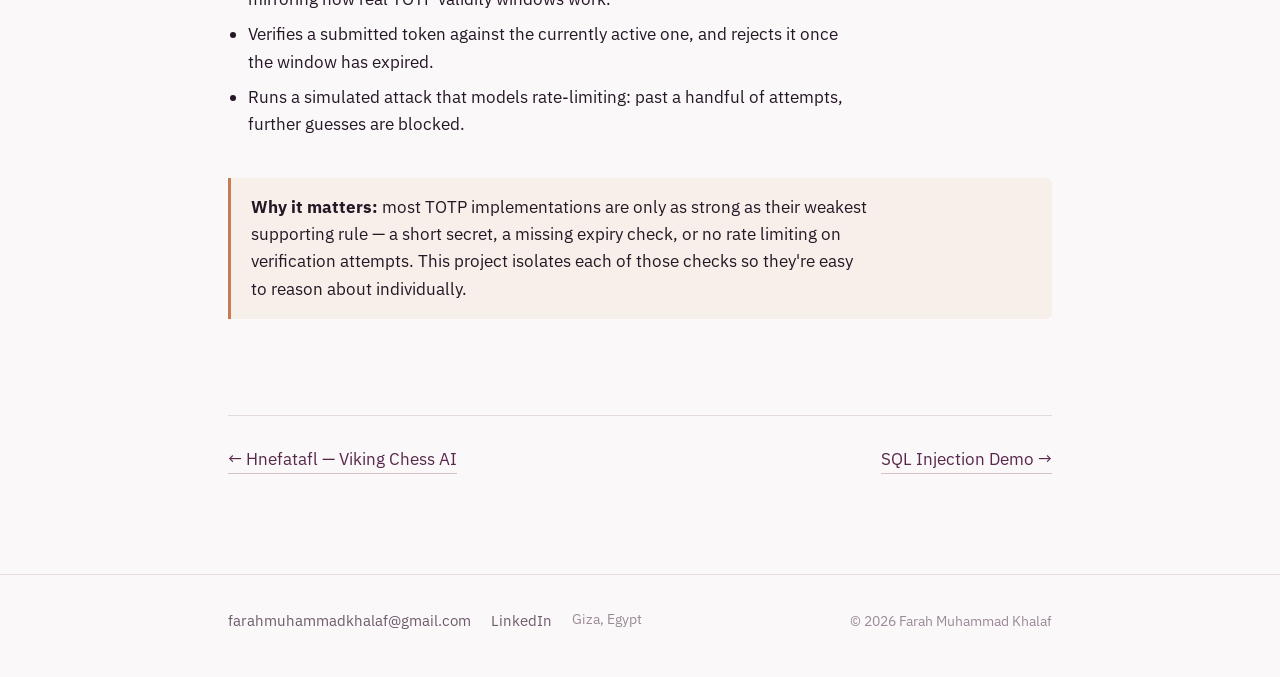
<file: project-totp.html>
<!DOCTYPE html>
<html lang="en">
<head>
<meta charset="UTF-8">
<meta name="viewport" content="width=device-width, initial-scale=1.0">
<title>TOTP Token Security Analyzer — Farah Muhammad Khalaf</title>
<link rel="preconnect" href="https://fonts.googleapis.com">
<link href="https://fonts.googleapis.com/css2?family=Fraunces:opsz,wght@9..144,380..600&family=IBM+Plex+Sans:wght@400;500;600&family=IBM+Plex+Mono:wght@400;500&display=swap" rel="stylesheet">
<link rel="stylesheet" href="style.css">
</head>
<body>

<header class="site-head">
  <div class="wrap">
    <a href="index.html" class="mark">Farah Muhammad Khalaf</a>
    <nav class="primary-nav">
      <a href="index.html">Home</a>
      <a href="about.html">About</a>
      <a href="projects.html" class="current">Projects</a>
      <a href="contact.html">Contact</a>
    </nav>
  </div>
</header>

<main>
  <div class="wrap">
    <section class="project-head" style="border-top:none; padding-bottom: 10px;">
      <span class="tag" style="color:var(--accent-warm); font-size:0.85rem;">Web App · Applied Security</span>
      <h1 style="font-size: clamp(1.9rem, 4vw, 2.5rem); margin-top:10px;">TOTP Token Security Analyzer</h1>
      <p class="lead soft" style="font-size:1.05rem;">A self-contained tool for exploring how Time-based One-Time Passwords actually behave — how strong the shared secret needs to be, how the 30-second validity window works, and what a naive brute-force attempt against it looks like.</p>
      <div class="meta-row">
        <span class="chip">HTML / CSS / JavaScript</span>
        <span class="chip">Client-side, no backend</span>
      </div>
    </section>

    <section>
      <div class="section-head"><h2>Try it</h2>
        <p class="soft">This is the actual project running — not a screenshot. Enter a secret key and a 6-digit token, or just watch the generated TOTP roll over every 30 seconds.</p>
      </div>
      <div class="demo-frame">
        <div class="demo-bar"><span>demos/totp/index.html</span><span>live</span></div>
        <iframe src="demos/totp/index.html" title="TOTP Token Security Analyzer live demo" loading="lazy"></iframe>
      </div>
    </section>

    <section>
      <div class="detail-block" style="margin-top:0;">
        <h2>What it checks</h2>
        <ul class="bullets">
          <li>Validates that the entered secret key is long enough to resist brute-forcing, and flags weak, short secrets.</li>
          <li>Confirms the submitted token matches the expected 6-digit numeric format before treating it as valid.</li>
          <li>Generates a fresh 6-digit TOTP every 30 seconds with a visible countdown, mirroring how real TOTP validity windows work.</li>
          <li>Verifies a submitted token against the currently active one, and rejects it once the window has expired.</li>
          <li>Runs a simulated attack that models rate-limiting: past a handful of attempts, further guesses are blocked.</li>
        </ul>
      </div>

      <div class="callout">
        <p><strong>Why it matters:</strong> most TOTP implementations are only as strong as their weakest supporting rule — a short secret, a missing expiry check, or no rate limiting on verification attempts. This project isolates each of those checks so they're easy to reason about individually.</p>
      </div>
    </section>

    <div class="nav-between">
      <a href="project-ai.html">← Hnefatafl — Viking Chess AI</a>
      <a href="project-sqli.html">SQL Injection Demo →</a>
    </div>
  </div>
</main>

<footer class="site-foot">
  <div class="wrap">
    <div class="foot-links">
      <a href="mailto:farahmuhammadkhalaf@gmail.com">farahmuhammadkhalaf@gmail.com</a>
      <a href="https://linkedin.com/in/farah-muhammad-a29334345">LinkedIn</a>
      <span class="foot-note">Giza, Egypt</span>
    </div>
    <div class="foot-note">© 2026 Farah Muhammad Khalaf</div>
  </div>
</footer>

</body>
</html>
</file>
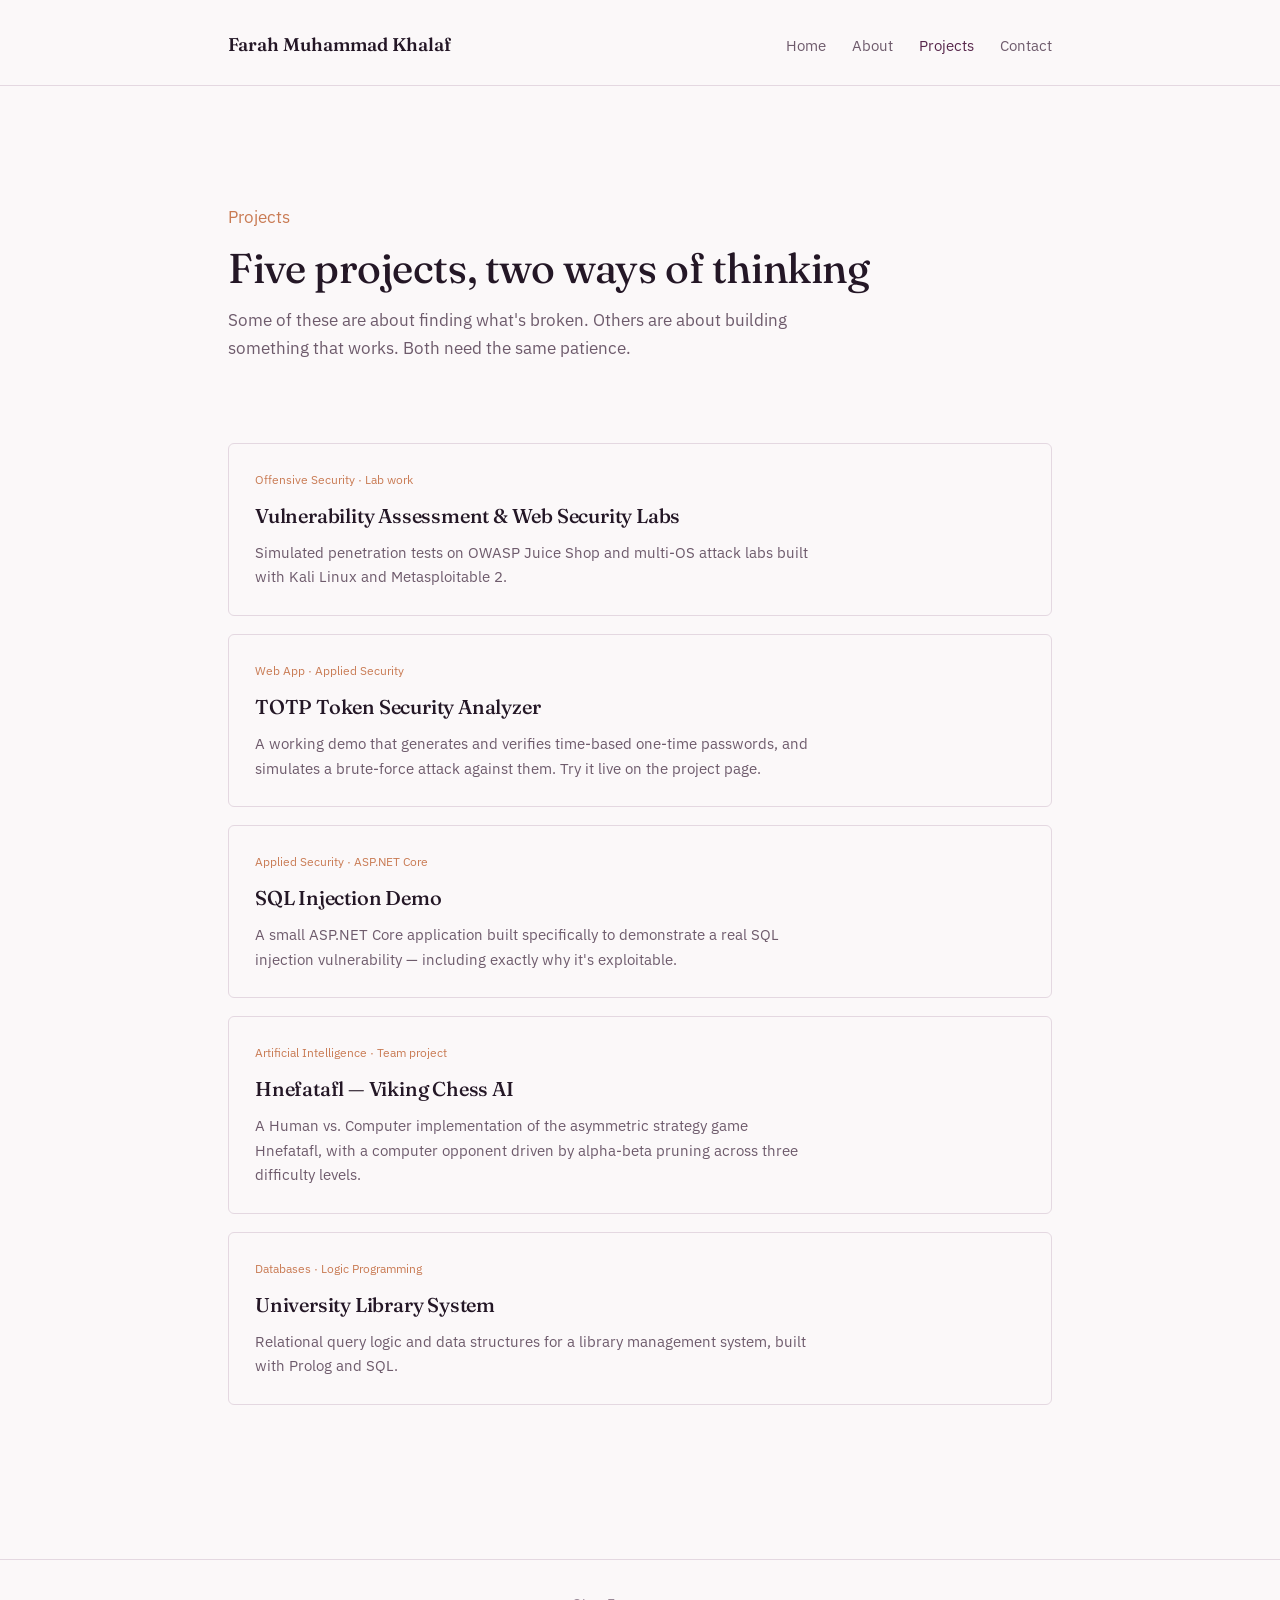
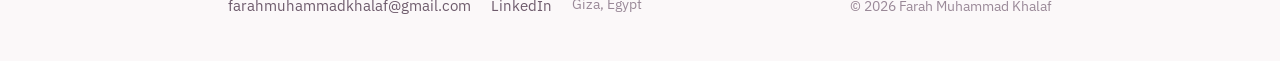
<file: projects.html>
<!DOCTYPE html>
<html lang="en">
<head>
<meta charset="UTF-8">
<meta name="viewport" content="width=device-width, initial-scale=1.0">
<title>Projects — Farah Muhammad Khalaf</title>
<link rel="preconnect" href="https://fonts.googleapis.com">
<link href="https://fonts.googleapis.com/css2?family=Fraunces:opsz,wght@9..144,380..600&family=IBM+Plex+Sans:wght@400;500;600&family=IBM+Plex+Mono:wght@400;500&display=swap" rel="stylesheet">
<link rel="stylesheet" href="style.css">
</head>
<body>

<header class="site-head">
  <div class="wrap">
    <a href="index.html" class="mark">Farah Muhammad Khalaf</a>
    <nav class="primary-nav">
      <a href="index.html">Home</a>
      <a href="about.html">About</a>
      <a href="projects.html" class="current">Projects</a>
      <a href="contact.html">Contact</a>
    </nav>
  </div>
</header>

<main>
  <div class="wrap">
    <section style="border-top:none; padding-bottom: 10px;">
      <div class="eyebrow" style="color:var(--accent-warm); margin-bottom:14px;">Projects</div>
      <h1 style="font-size: clamp(2rem, 4vw, 2.6rem);">Five projects, two ways of thinking</h1>
      <p class="lead soft" style="font-size:1.08rem;">Some of these are about finding what's broken. Others are about building something that works. Both need the same patience.</p>
    </section>

    <section style="border-top: none;">
      <div class="project-list">

        <a class="project-card" href="project-juiceshop.html">
          <span class="tag">Offensive Security · Lab work</span>
          <h3>Vulnerability Assessment & Web Security Labs</h3>
          <p>Simulated penetration tests on OWASP Juice Shop and multi-OS attack labs built with Kali Linux and Metasploitable 2.</p>
        </a>

        <a class="project-card" href="project-totp.html">
          <span class="tag">Web App · Applied Security</span>
          <h3>TOTP Token Security Analyzer</h3>
          <p>A working demo that generates and verifies time-based one-time passwords, and simulates a brute-force attack against them. Try it live on the project page.</p>
        </a>

        <a class="project-card" href="project-sqli.html">
          <span class="tag">Applied Security · ASP.NET Core</span>
          <h3>SQL Injection Demo</h3>
          <p>A small ASP.NET Core application built specifically to demonstrate a real SQL injection vulnerability — including exactly why it's exploitable.</p>
        </a>

        <a class="project-card" href="project-ai.html">
          <span class="tag">Artificial Intelligence · Team project</span>
          <h3>Hnefatafl — Viking Chess AI</h3>
          <p>A Human vs. Computer implementation of the asymmetric strategy game Hnefatafl, with a computer opponent driven by alpha-beta pruning across three difficulty levels.</p>
        </a>

        <a class="project-card" href="project-library.html">
          <span class="tag">Databases · Logic Programming</span>
          <h3>University Library System</h3>
          <p>Relational query logic and data structures for a library management system, built with Prolog and SQL.</p>
        </a>

      </div>
    </section>
  </div>
</main>

<footer class="site-foot">
  <div class="wrap">
    <div class="foot-links">
      <a href="mailto:farahmuhammadkhalaf@gmail.com">farahmuhammadkhalaf@gmail.com</a>
      <a href="https://linkedin.com/in/farah-muhammad-a29334345">LinkedIn</a>
      <span class="foot-note">Giza, Egypt</span>
    </div>
    <div class="foot-note">© 2026 Farah Muhammad Khalaf</div>
  </div>
</footer>

</body>
</html>
</file>
<file: style.css>
/* ============================================================
   Farah Muhammad Khalaf — Portfolio
   Design tokens: warm plum-ivory palette, editorial serif + plex sans
   ============================================================ */

:root {
  --bg: #FBF8F9;
  --bg-panel: #F3EAF1;
  --bg-panel-2: #F7EFE9;
  --ink: #241726;
  --ink-soft: #6E5B6C;
  --ink-faint: #9A8998;
  --accent: #7A3B69;
  --accent-deep: #58274C;
  --accent-warm: #C97B54;
  --line: #E4D8E1;
  --line-strong: #D3C1CE;
  --radius-s: 3px;
  --radius-m: 6px;
  --max-w: 880px;
}

* { box-sizing: border-box; }

html { scroll-behavior: smooth; }

body {
  margin: 0;
  background: var(--bg);
  color: var(--ink);
  font-family: "IBM Plex Sans", -apple-system, "Segoe UI", sans-serif;
  font-size: 17px;
  line-height: 1.6;
  -webkit-font-smoothing: antialiased;
}

h1, h2, h3, h4 {
  font-family: "Fraunces", Georgia, serif;
  font-weight: 500;
  color: var(--ink);
  margin: 0 0 0.4em;
  letter-spacing: -0.01em;
}

h1 { font-size: clamp(2.4rem, 5vw, 3.6rem); font-weight: 460; line-height: 1.06; }
h2 { font-size: clamp(1.5rem, 3vw, 2rem); }
h3 { font-size: 1.25rem; }

p { margin: 0 0 1em; max-width: 62ch; color: var(--ink); }
.soft { color: var(--ink-soft); }

a { color: var(--accent-deep); text-decoration: none; border-bottom: 1px solid var(--line-strong); }
a:hover { border-bottom-color: var(--accent); color: var(--accent); }

code, .mono {
  font-family: "IBM Plex Mono", ui-monospace, Menlo, monospace;
  font-size: 0.9em;
}

/* ---------- layout ---------- */
.wrap {
  max-width: var(--max-w);
  margin: 0 auto;
  padding: 0 28px;
}

header.site-head {
  padding: 30px 0 26px;
  border-bottom: 1px solid var(--line);
}
header.site-head .wrap {
  display: flex;
  align-items: baseline;
  justify-content: space-between;
  gap: 24px;
  flex-wrap: wrap;
}
.mark {
  font-family: "Fraunces", serif;
  font-size: 1.15rem;
  font-weight: 560;
  color: var(--ink);
  border: none;
}
.mark:hover { color: var(--accent); border: none; }
nav.primary-nav { display: flex; gap: 26px; }
nav.primary-nav a {
  border: none;
  font-size: 0.95rem;
  color: var(--ink-soft);
}
nav.primary-nav a.current,
nav.primary-nav a:hover { color: var(--accent-deep); }

main { padding: 64px 0 40px; }

footer.site-foot {
  border-top: 1px solid var(--line);
  margin-top: 60px;
  padding: 34px 0 44px;
}
footer.site-foot .wrap {
  display: flex;
  justify-content: space-between;
  gap: 20px;
  flex-wrap: wrap;
  align-items: flex-end;
}
footer.site-foot .foot-links { display: flex; gap: 20px; flex-wrap: wrap; }
footer.site-foot a { border: none; font-size: 0.92rem; color: var(--ink-soft); }
footer.site-foot a:hover { color: var(--accent); }
footer.site-foot .foot-note { font-size: 0.85rem; color: var(--ink-faint); }

/* ---------- hero ---------- */
.hero {
  display: grid;
  grid-template-columns: 1.15fr 0.85fr;
  gap: 40px;
  align-items: center;
  padding-bottom: 54px;
}
.hero .eyebrow {
  color: var(--accent-warm);
  font-size: 0.95rem;
  margin-bottom: 14px;
}
.hero p.lead { font-size: 1.12rem; color: var(--ink-soft); max-width: 46ch; }
.hero .figure { justify-self: center; }

.chips { display: flex; flex-wrap: wrap; gap: 10px; margin: 26px 0 6px; }
.chip {
  border: 1px solid var(--line-strong);
  border-radius: 999px;
  padding: 6px 14px;
  font-size: 0.86rem;
  color: var(--ink-soft);
}

.cta-row { margin-top: 28px; display: flex; gap: 18px; align-items: center; flex-wrap: wrap; }
.btn {
  display: inline-block;
  background: var(--accent-deep);
  color: #fff;
  border: none;
  padding: 12px 22px;
  border-radius: var(--radius-s);
  font-size: 0.96rem;
}
.btn:hover { background: var(--accent); color: #fff; }
.btn.ghost {
  background: transparent;
  color: var(--accent-deep);
  border: 1px solid var(--line-strong);
}
.btn.ghost:hover { border-color: var(--accent); color: var(--accent); }

/* ---------- sections ---------- */
section { padding: 54px 0; border-top: 1px solid var(--line); }
section:first-child { border-top: none; }
section .section-head { margin-bottom: 30px; max-width: 60ch; }

.grid-2 { display: grid; grid-template-columns: repeat(2, 1fr); gap: 26px; }
.grid-3 { display: grid; grid-template-columns: repeat(3, 1fr); gap: 22px; }

/* ---------- cards ---------- */
.card {
  border: 1px solid var(--line);
  border-radius: var(--radius-m);
  padding: 24px;
  background: var(--bg);
}
.project-card {
  display: block;
  border: 1px solid var(--line);
  border-radius: var(--radius-m);
  padding: 26px;
  color: var(--ink);
  transition: border-color 0.15s ease, transform 0.15s ease;
}
.project-card:hover { border-color: var(--accent); transform: translateY(-2px); }
.project-card .tag {
  font-size: 0.78rem;
  color: var(--accent-warm);
  margin-bottom: 10px;
  display: block;
}
.project-card h3 { margin-bottom: 8px; }
.project-card p { color: var(--ink-soft); margin-bottom: 0; font-size: 0.96rem; }
.project-list { display: flex; flex-direction: column; gap: 18px; }

/* ---------- timeline / lists ---------- */
.timeline-item {
  display: grid;
  grid-template-columns: 130px 1fr;
  gap: 18px;
  padding: 20px 0;
  border-top: 1px solid var(--line);
}
.timeline-item:first-of-type { border-top: none; }
.timeline-item .when { color: var(--ink-faint); font-size: 0.88rem; padding-top: 3px; }

.skill-group h4 { color: var(--accent-deep); font-size: 0.98rem; margin-bottom: 10px; }
.skill-group ul { margin: 0 0 26px; padding: 0; list-style: none; }
.skill-group li {
  color: var(--ink-soft);
  padding: 5px 0;
  border-top: 1px solid var(--line);
  font-size: 0.95rem;
}
.skill-group li:first-child { border-top: none; }

/* ---------- project detail ---------- */
.project-head { padding-bottom: 8px; }
.meta-row { display: flex; flex-wrap: wrap; gap: 10px; margin: 18px 0 6px; }
.detail-block { margin: 40px 0; }
.detail-block h2 { margin-bottom: 16px; }
ul.bullets { padding-left: 20px; margin: 0 0 1em; }
ul.bullets li { margin-bottom: 8px; color: var(--ink); max-width: 60ch; }

.codebox {
  background: var(--accent-deep);
  color: #F3E9F0;
  border-radius: var(--radius-m);
  padding: 20px 22px;
  overflow-x: auto;
  font-size: 0.86rem;
  line-height: 1.65;
}
.codebox .hl { color: var(--accent-warm); font-weight: 600; }
.callout {
  border-left: 3px solid var(--accent-warm);
  background: var(--bg-panel-2);
  padding: 16px 20px;
  border-radius: 0 var(--radius-m) var(--radius-m) 0;
  margin: 22px 0;
}
.callout p { margin: 0; color: var(--ink); }

.demo-frame {
  border: 1px solid var(--line-strong);
  border-radius: var(--radius-m);
  overflow: hidden;
  background: var(--bg-panel);
}
.demo-frame .demo-bar {
  padding: 10px 16px;
  font-size: 0.82rem;
  color: var(--ink-soft);
  border-bottom: 1px solid var(--line-strong);
  display: flex;
  justify-content: space-between;
}
.demo-frame iframe { width: 100%; height: 560px; border: none; display: block; background: #fff; }

.nav-between {
  display: flex;
  justify-content: space-between;
  padding-top: 30px;
  margin-top: 20px;
  border-top: 1px solid var(--line);
}

/* ---------- contact ---------- */
.contact-grid { display: grid; grid-template-columns: 1fr 1fr; gap: 16px; margin-top: 10px; }
.contact-item {
  border: 1px solid var(--line);
  border-radius: var(--radius-m);
  padding: 20px;
}
.contact-item .label { font-size: 0.82rem; color: var(--ink-faint); margin-bottom: 6px; }
.contact-item .value { font-size: 1.02rem; }
.contact-item a { border: none; }

/* ---------- responsive ---------- */
@media (max-width: 760px) {
  .hero { grid-template-columns: 1fr; }
  .hero .figure { display: none; }
  .grid-2, .grid-3 { grid-template-columns: 1fr; }
  .timeline-item { grid-template-columns: 1fr; gap: 4px; }
  .contact-grid { grid-template-columns: 1fr; }
  footer.site-foot .wrap { flex-direction: column; align-items: flex-start; }
}

@media (prefers-reduced-motion: reduce) {
  html { scroll-behavior: auto; }
  * { transition: none !important; }
}

:focus-visible {
  outline: 2px solid var(--accent);
  outline-offset: 2px;
}
</file>
<file: demos/totp/style.css>
body {
    font-family: Arial, sans-serif;
    background: #f0f4f8;
    color: #333;
    padding: 20px;
}

.container {
    max-width: 600px;
    margin: auto;
    background: #fff;
    padding: 20px;
    border-radius: 12px;
    box-shadow: 0 0 15px rgba(0,0,0,0.1);
}

h1, h2, h3 {
    text-align: center;
}

.section {
    margin-bottom: 15px;
}

input {
    width: 100%;
    padding: 8px;
    margin-top: 5px;
    border-radius: 6px;
    border: 1px solid #ccc;
    box-sizing: border-box;
}

button {
    padding: 10px 15px;
    border: none;
    border-radius: 8px;
    cursor: pointer;
    margin: 5px;
    background: #007bff;
    color: #fff;
    font-weight: bold;
}

    button:hover {
        background: #0056b3;
    }

#result {
    padding: 10px;
    border-radius: 8px;
    margin-top: 10px;
    text-align: center;
    font-weight: bold;
}

.totp-section {
    text-align: center;
    margin-top: 20px;
}

.report {
    margin-top: 20px;
}

.attack {
    margin-top: 20px;
    text-align: center;
}

#attackResult {
    font-weight: bold;
}
</file>
